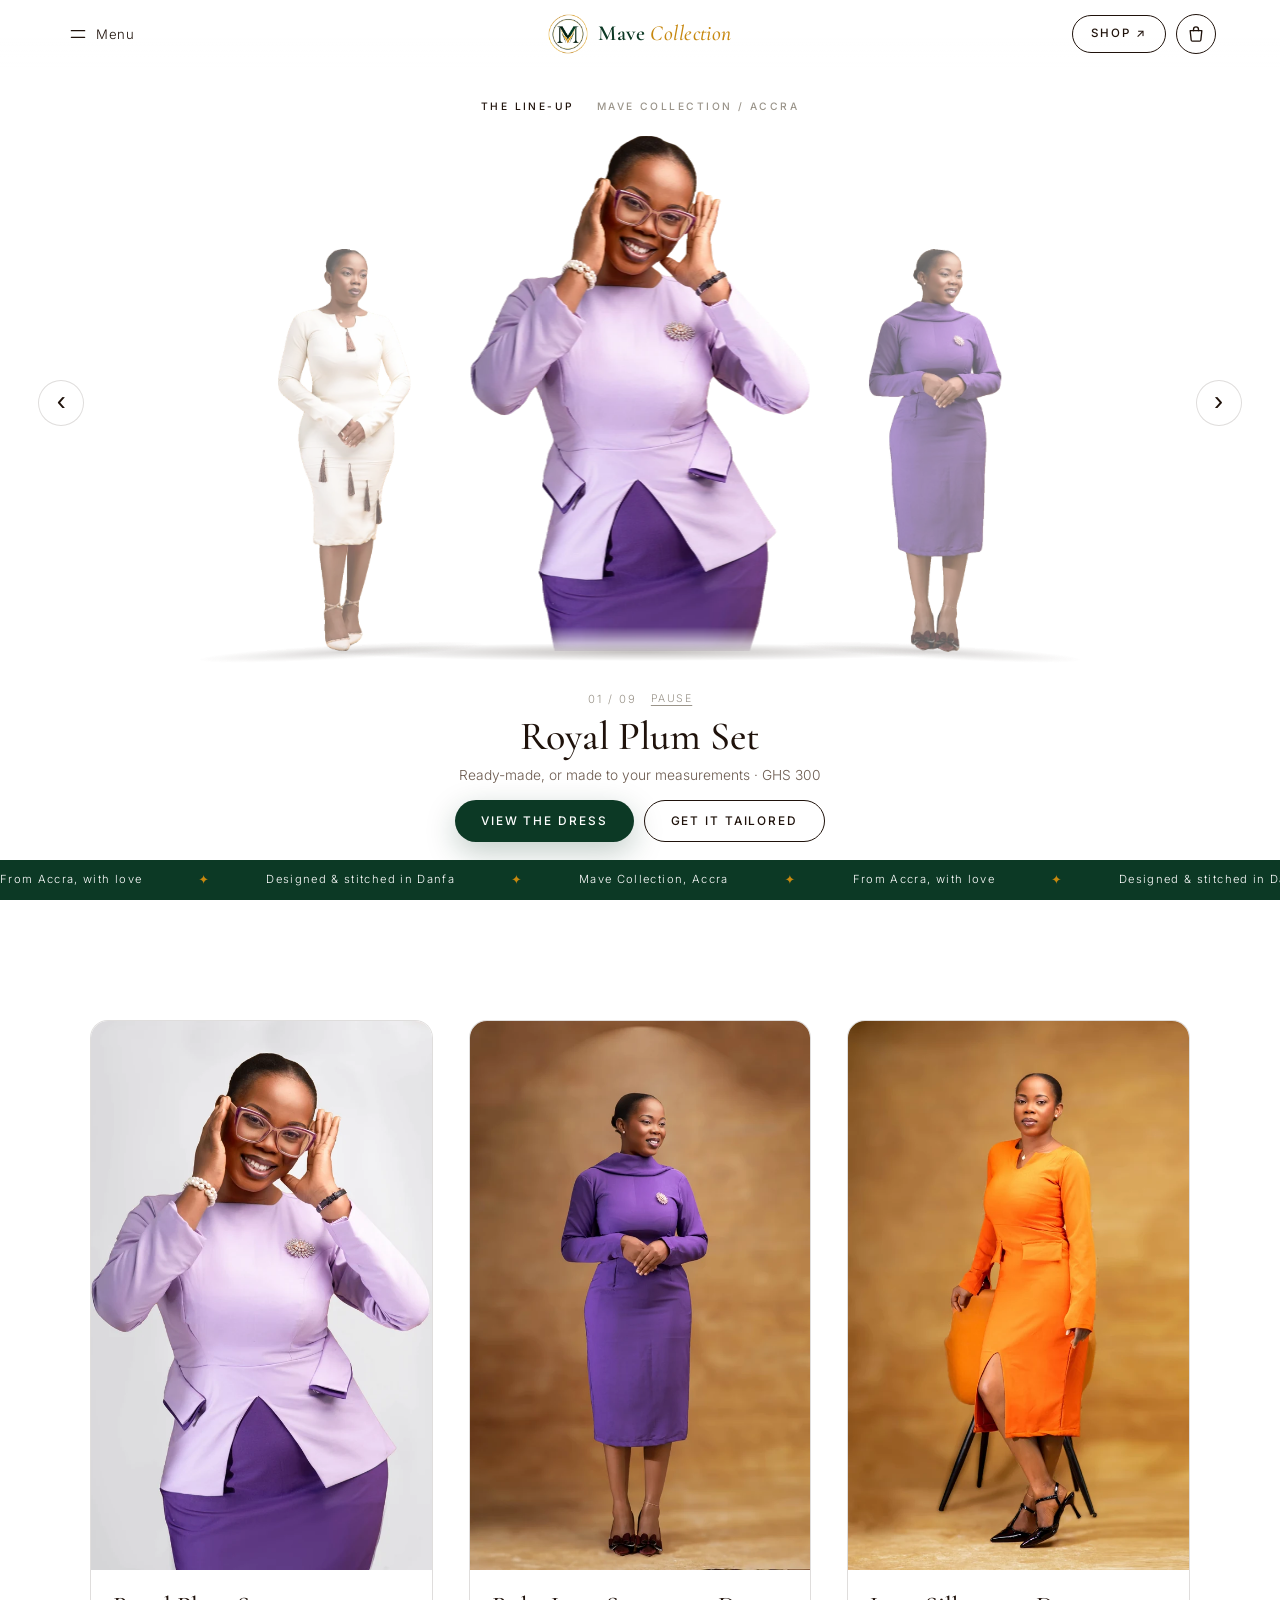
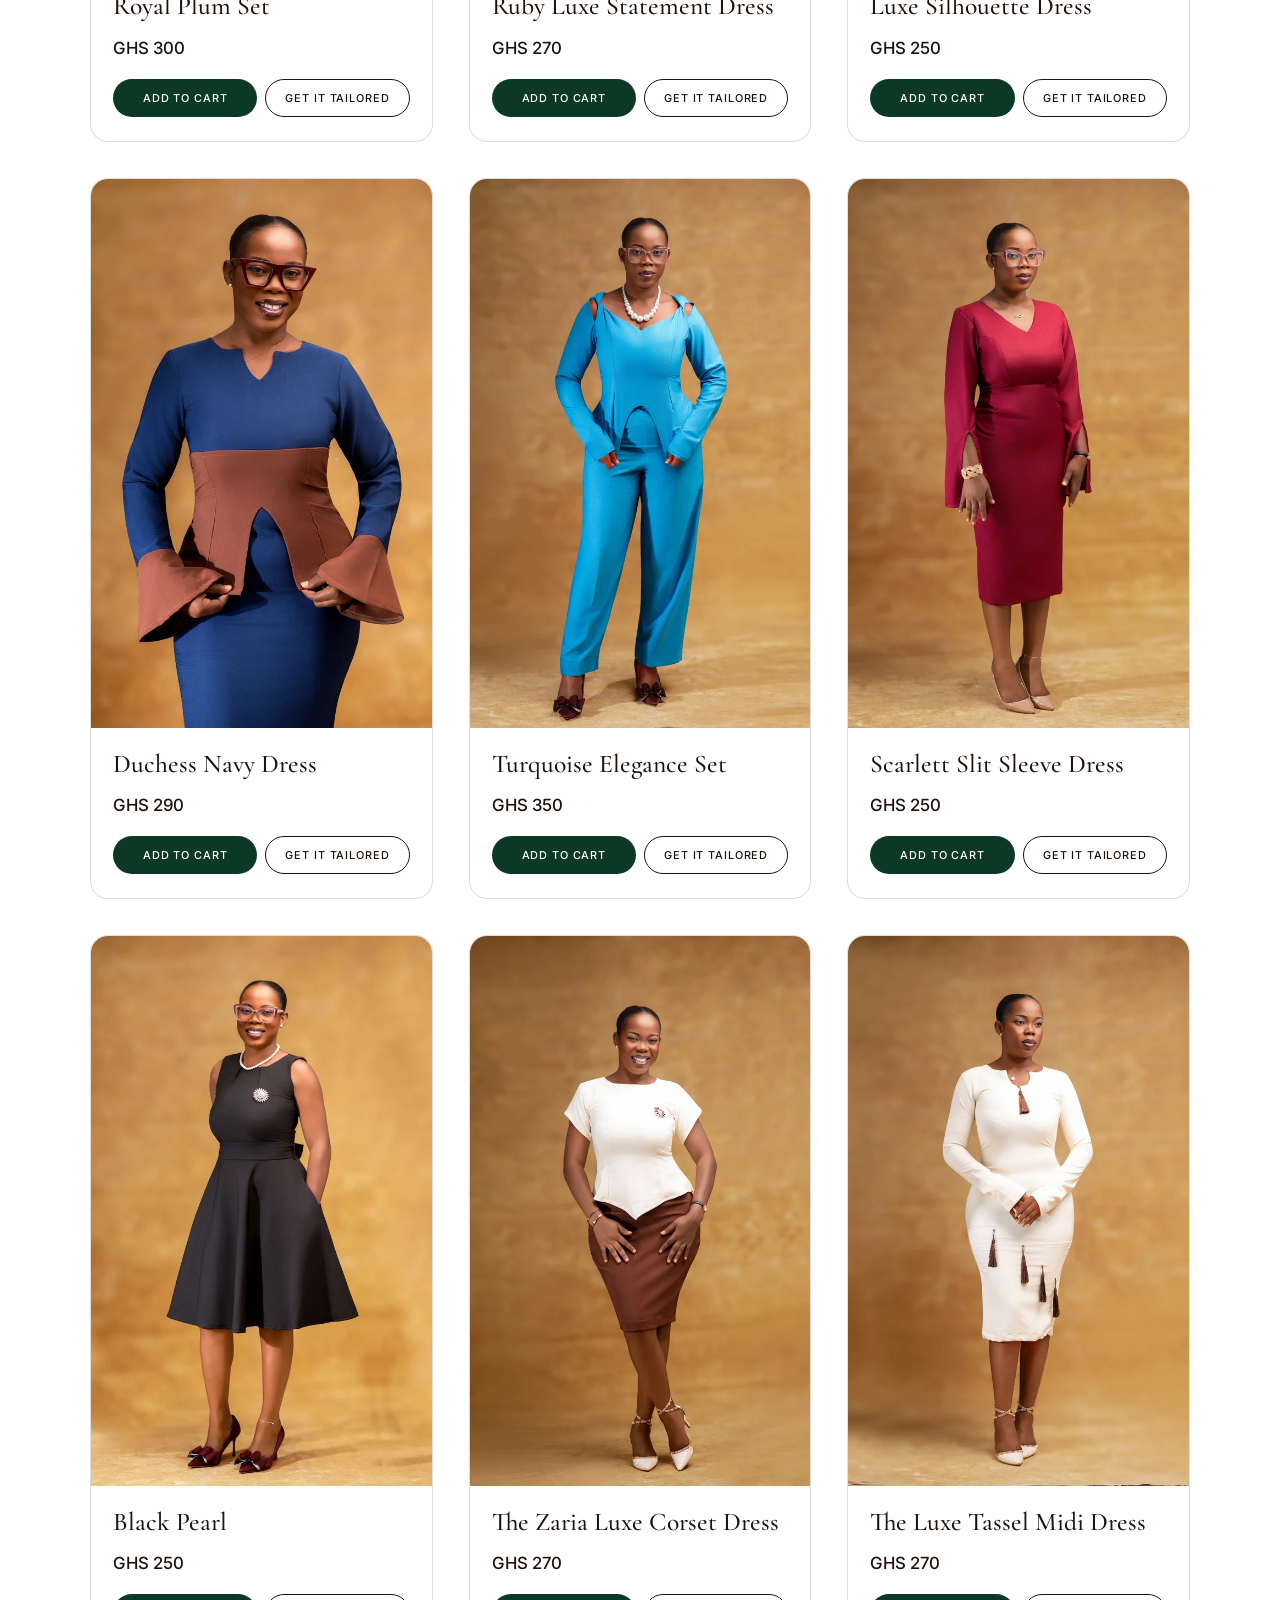
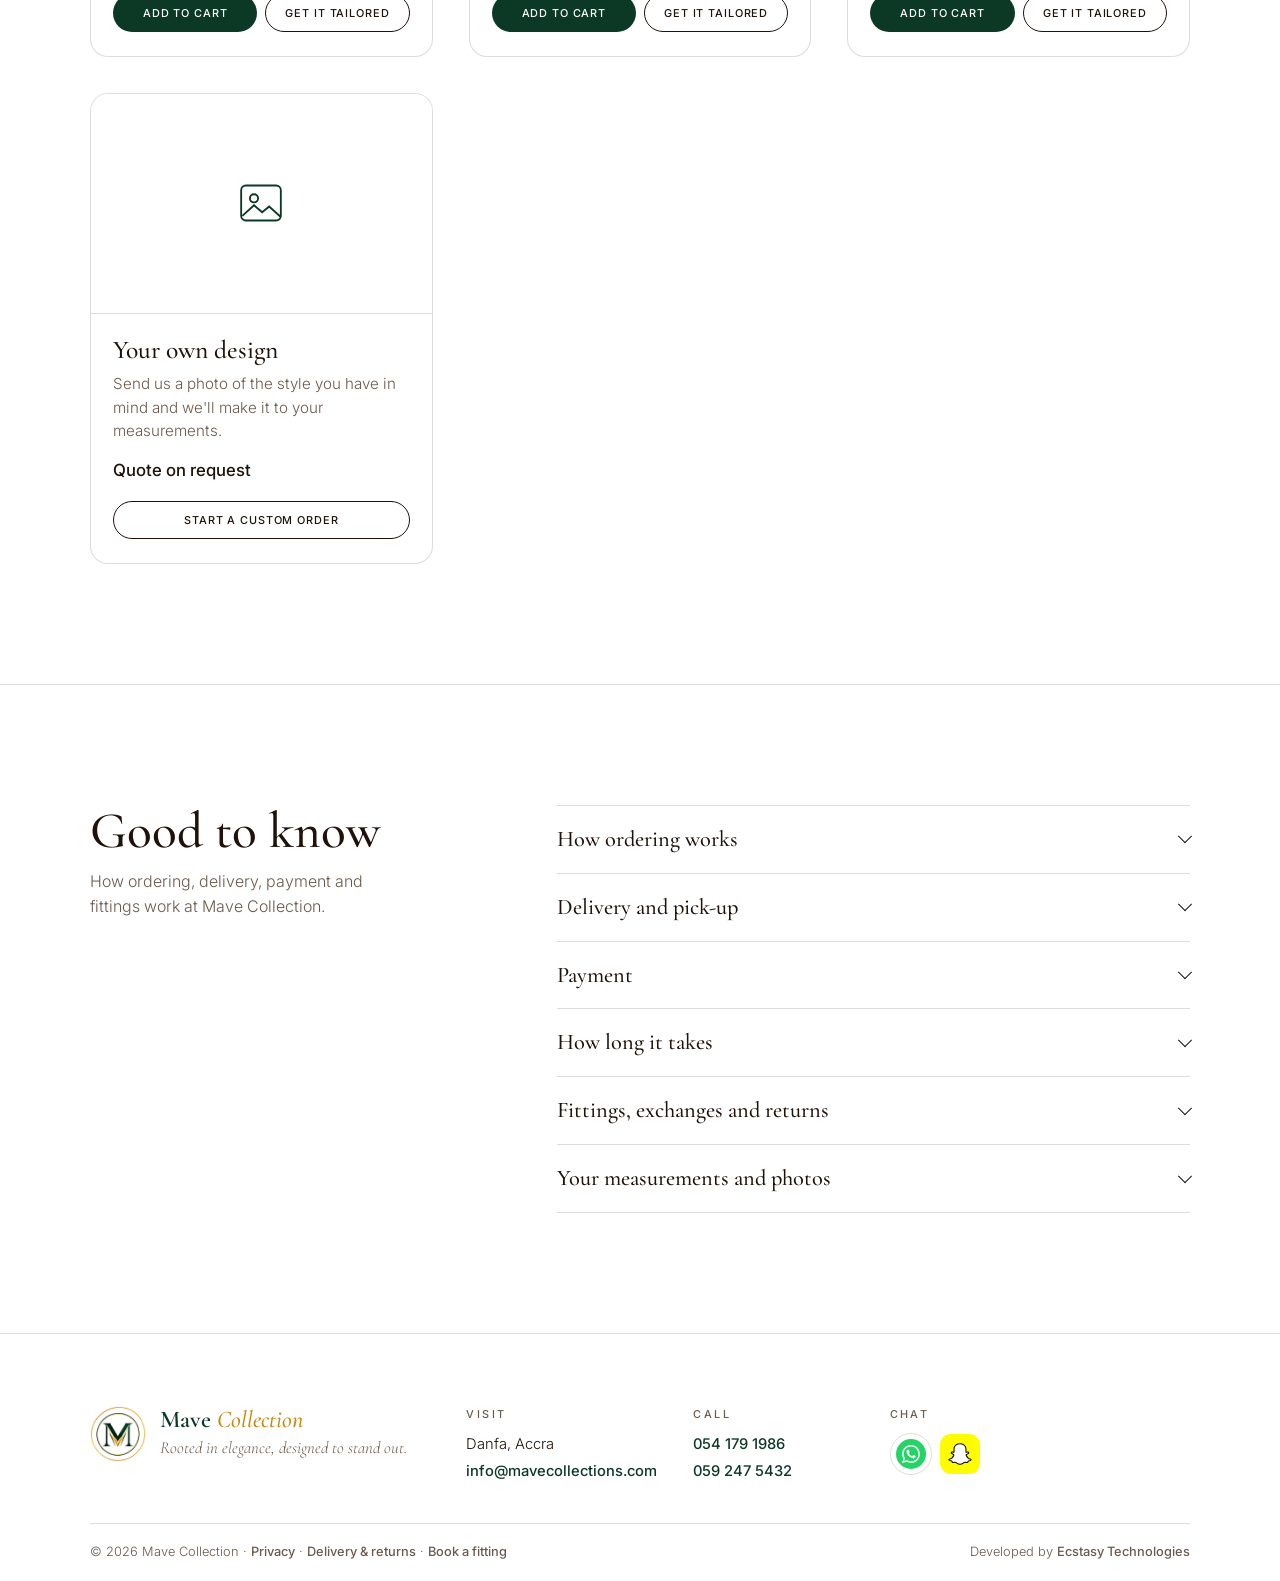
<file: index.html>
<!doctype html>
<html lang="en">
<head>
  <meta charset="utf-8">
  <meta name="viewport" content="width=device-width, initial-scale=1, viewport-fit=cover">
  <title>Mave Collection</title>
  <meta name="description" content="Mave Collection, Accra. Rooted in elegance, designed to stand out. Ready-made and made-to-measure gowns.">
  <meta name="theme-color" content="#ffffff">
  <link rel="icon" href="assets/brand/icon-64.png" type="image/png">
  <link rel="apple-touch-icon" href="assets/brand/icon-180.png">
  <link rel="canonical" href="https://www.mavecollections.com/">
  <!-- link previews (WhatsApp, TikTok, Snapchat, Facebook, X): image URLs must be absolute -->
  <meta property="og:type" content="website">
  <meta property="og:site_name" content="Mave Collection">
  <meta property="og:url" content="https://www.mavecollections.com/">
  <meta property="og:title" content="Mave Collection">
  <meta property="og:description" content="Rooted in elegance, designed to stand out. Ready-made and made-to-measure gowns, Accra.">
  <meta property="og:image" content="https://www.mavecollections.com/assets/share-logo.jpg">
  <meta property="og:image:type" content="image/jpeg">
  <meta property="og:image:width" content="1200">
  <meta property="og:image:height" content="630">
  <meta property="og:image:alt" content="The Mave Collection logo: a green and gold M in a gold ring">
  <meta name="twitter:card" content="summary_large_image">
  <meta name="twitter:title" content="Mave Collection">
  <meta name="twitter:description" content="Rooted in elegance, designed to stand out.">
  <meta name="twitter:image" content="https://www.mavecollections.com/assets/share-logo.jpg">
  <link rel="preconnect" href="https://fonts.googleapis.com">
  <link rel="preconnect" href="https://fonts.gstatic.com" crossorigin>
  <link href="https://fonts.googleapis.com/css2?family=Cormorant+Garamond:ital,wght@0,400;0,500;0,600;1,400&family=Inter:wght@300;400;500&display=swap" rel="stylesheet">
  <link rel="stylesheet" href="css/style.css">
  <link rel="stylesheet" href="css/shop.css">
  <link rel="stylesheet" href="css/pdp.css">
  <link rel="stylesheet" href="css/rail.css">
</head>
<body>

  <header class="topbar">
    <div class="topbar__start">
      <button class="menu-btn" id="menuBtn" type="button" aria-expanded="false" aria-controls="menuPanel">
        <svg viewBox="0 0 24 24" width="20" height="20" fill="none" stroke="currentColor" stroke-width="1.5" stroke-linecap="round" aria-hidden="true"><path d="M4 8h16M4 16h16"/></svg>
        <span>Menu</span>
      </button>
    </div>
    <a class="brand" href="#top" aria-label="Mave Collection, home"><img src="assets/brand/mave-logo.png" alt="" width="40" height="40"><span class="brand__name">Mave <span>Collection</span></span></a>
    <div class="topbar__actions">
      <a class="topbar__cta" href="#shop">Shop <span aria-hidden="true">&#8599;</span></a>
      <button class="topbar__cart" id="cartBtn" type="button" aria-label="Open cart">
        <svg viewBox="0 0 24 24" width="20" height="20" fill="none" stroke="currentColor" stroke-width="1.6" stroke-linecap="round" stroke-linejoin="round" aria-hidden="true"><path d="M5 8h14l-1.2 11.2a1.5 1.5 0 0 1-1.5 1.3H7.7a1.5 1.5 0 0 1-1.5-1.3L5 8z"/><path d="M9 8V6.5a3 3 0 0 1 6 0V8"/></svg>
        <span class="topbar__count" id="cartCount" hidden>0</span>
      </button>
    </div>
    <nav class="menu-panel" id="menuPanel" aria-label="Menu" hidden>
      <a href="#shop">Shop</a>
      <a href="#info">Delivery &amp; returns</a>
      <a href="#" data-book-fit>Book a fitting</a>
      <a href="#" data-order="custom">Your own design</a>
      <a href="#contact">Contact</a>
    </nav>
  </header>

  <main id="top">

    <!-- The hero: one model shown in full, the next ones peeking in on either side. -->
    <section class="rail" id="hero" aria-label="Mave Collection, the line-up">
      <div class="rail__stage">
        <p class="rail__eyebrow"><span>The line-up</span><span>Mave Collection / Accra</span></p>

        <div class="carousel" id="carousel" role="group" aria-roledescription="carousel" aria-label="Dresses">
          <ul class="carousel__track" id="railItems"></ul>
          <button class="carousel__nav carousel__nav--prev" id="railPrev" type="button" aria-label="Previous dress">&#8249;</button>
          <button class="carousel__nav carousel__nav--next" id="railNext" type="button" aria-label="Next dress">&#8250;</button>
        </div>

        <div class="rail__caption" aria-live="polite">
          <p class="rail__count"><span id="railCount"></span><button class="rail__play" id="railPlay" type="button" aria-pressed="false">Pause</button></p>
          <h1 class="rail__name" id="railName"></h1>
          <p class="rail__meta" id="railMeta"></p>
          <div class="rail__acts">
            <button class="btn" type="button" id="railView">View the dress</button>
            <button class="btn btn--ghost" type="button" id="railTailor">Get it tailored</button>
          </div>
        </div>

        <div class="marquee" aria-hidden="true"><div class="marquee__row">
          <span>From Accra, with love</span><b>&#10022;</b><span>Designed &amp; stitched in Danfa</span><b>&#10022;</b><span>Mave Collection, Accra</span><b>&#10022;</b>
          <span>From Accra, with love</span><b>&#10022;</b><span>Designed &amp; stitched in Danfa</span><b>&#10022;</b><span>Mave Collection, Accra</span><b>&#10022;</b>
          <span>From Accra, with love</span><b>&#10022;</b><span>Designed &amp; stitched in Danfa</span><b>&#10022;</b><span>Mave Collection, Accra</span><b>&#10022;</b>
          <span>From Accra, with love</span><b>&#10022;</b><span>Designed &amp; stitched in Danfa</span><b>&#10022;</b><span>Mave Collection, Accra</span><b>&#10022;</b>
        </div></div>
      </div>
    </section>

    <section class="shop" id="shop" aria-labelledby="shop-title">
      <h2 id="shop-title" class="sr-only">Shop</h2>
      <div class="shop__grid" id="shopGrid" aria-live="polite"></div>
    </section>

    <section class="info" id="info" aria-labelledby="info-title">
      <div class="info__inner">
        <div class="info__head">
          <h2 id="info-title">Good to know</h2>
          <p>How ordering, delivery, payment and fittings work at Mave Collection.</p>
        </div>
        <div class="info__list">
          <details>
            <summary>How ordering works</summary>
            <div class="info__body">
              <p><b>Ready-made dresses:</b> choose a size, add the dress to your cart and check out with your name, phone number and delivery address.</p>
              <p><b>Made to measure and custom designs:</b> send us your measurements and, if you like, photos of the style you have in mind.</p>
              <p>For every order we call or message you on WhatsApp to confirm the details, the price and the timing before anything is made or sent.</p>
            </div>
          </details>
          <details>
            <summary>Delivery and pick-up</summary>
            <div class="info__body">
              <p>You can collect your dress from us in <b>Danfa, Accra</b>, or we can deliver it:</p>
              <ul>
                <li>within Accra and Tema,</li>
                <li>by courier to other parts of Ghana, and</li>
                <li>internationally, quoted for each order.</li>
              </ul>
              <p>The delivery fee depends on where you are. We tell you the amount when we confirm your order.</p>
            </div>
          </details>
          <details>
            <summary>Payment</summary>
            <div class="info__body">
              <p><b>Ready-made dresses</b> are paid for in full.</p>
              <p><b>Made-to-measure and custom dresses</b> start with a deposit, and the balance is paid before your dress is delivered or collected.</p>
              <p>We confirm the amounts and how to pay when we contact you, so you never pay anything before we have spoken.</p>
            </div>
          </details>
          <details>
            <summary>How long it takes</summary>
            <div class="info__body">
              <p>Ready-made dresses are prepared once your order is confirmed. Made-to-measure timing depends on the dress and how much detail it has, so we confirm the time with you when we call, before you pay a deposit.</p>
            </div>
          </details>
          <details>
            <summary>Fittings, exchanges and returns</summary>
            <div class="info__body">
              <p>Made-to-measure and custom dresses are made for one person, so they cannot be returned. If the fit is not right, we adjust it for you free of charge.</p>
              <p>Ready-made dresses can be exchanged if they have not been worn.</p>
              <p>Message us on WhatsApp as soon as you have tried your dress and we will arrange it.</p>
              <p>Want it checked while it is being made? <a href="#" data-book-fit>Book a fitting at our Danfa studio</a>. You will need your order reference.</p>
            </div>
          </details>
          <details>
            <summary>Your measurements and photos</summary>
            <div class="info__body">
              <p>We use your measurements and style photos only to make your dress. They are kept in a private database that only our team can open. You can ask us to delete them at any time. Read our <a href="privacy.html">Privacy Notice</a>.</p>
            </div>
          </details>
        </div>
      </div>
    </section>

  </main>

  <footer class="footer" id="contact">
    <div class="footer__inner">
      <div class="footer__brand">
        <img src="assets/brand/mave-logo.png" alt="" width="56" height="56">
        <div>
          <p class="footer__name">Mave <span>Collection</span></p>
          <p class="footer__tag">Rooted in elegance, designed to stand out.</p>
        </div>
      </div>

      <div class="footer__col">
        <h3>Visit</h3>
        <p id="footAddress">Danfa, Accra</p>
        <p><a id="footEmail" href="mailto:info@mavecollections.com">info@mavecollections.com</a></p>
      </div>

      <div class="footer__col">
        <h3>Call</h3>
        <div id="footCalls">
          <p><a href="tel:+233541791986">054 179 1986</a></p>
          <p><a href="tel:+233592475432">059 247 5432</a></p>
        </div>
      </div>

      <div class="footer__col">
        <h3>Chat</h3>
        <div class="footer__chat">
          <a class="wa" id="footWa" href="https://wa.me/233541791986" target="_blank" rel="noopener" aria-label="WhatsApp 054 179 1986"><i class="wa__logo"><svg viewBox="0 0 24 24" width="18" height="18" fill="#fff" aria-hidden="true"><path d="M17.472 14.382c-.297-.149-1.758-.867-2.03-.967-.273-.099-.471-.148-.67.15-.197.297-.767.966-.94 1.164-.173.199-.347.223-.644.075-.297-.15-1.255-.463-2.39-1.475-.883-.788-1.48-1.761-1.653-2.059-.173-.297-.018-.458.13-.606.134-.133.298-.347.446-.52.149-.174.198-.298.298-.497.099-.198.05-.371-.025-.52-.075-.149-.669-1.612-.916-2.207-.242-.579-.487-.5-.669-.51-.173-.008-.371-.01-.57-.01-.198 0-.52.074-.792.372-.272.297-1.04 1.016-1.04 2.479 0 1.462 1.065 2.875 1.213 3.074.149.198 2.096 3.2 5.077 4.487.709.306 1.262.489 1.694.625.712.227 1.36.195 1.871.118.571-.085 1.758-.719 2.006-1.413.248-.694.248-1.289.173-1.413-.074-.124-.272-.198-.57-.347m-5.421 7.403h-.004a9.87 9.87 0 01-5.031-1.378l-.361-.214-3.741.982.998-3.648-.235-.374a9.86 9.86 0 01-1.51-5.26c.001-5.45 4.436-9.884 9.888-9.884 2.64 0 5.122 1.03 6.988 2.898a9.825 9.825 0 012.893 6.994c-.003 5.45-4.437 9.884-9.885 9.884m8.413-18.297A11.815 11.815 0 0012.05 0C5.495 0 .16 5.335.157 11.892c0 2.096.547 4.142 1.588 5.945L.057 24l6.305-1.654a11.882 11.882 0 005.683 1.448h.005c6.554 0 11.89-5.335 11.893-11.893a11.821 11.821 0 00-3.48-8.413Z"/></svg></i></a>
          <a class="snap" href="https://www.snapchat.com/add/hornam2022" target="_blank" rel="noopener" aria-label="Mave Collection on Snapchat" title="Snapchat">
            <svg viewBox="-1 -1 26 26" width="26" height="26" aria-hidden="true"><path d="M12.206.793c.99 0 4.347.276 5.93 3.821.529 1.193.403 3.219.299 4.847l-.003.06c-.012.18-.022.345-.03.51.075.045.203.09.401.09.3-.016.659-.12 1.033-.301.165-.088.344-.104.464-.104.182 0 .359.029.509.09.45.149.734.479.734.838.015.449-.39.839-1.213 1.168-.089.029-.209.075-.344.119-.45.135-1.139.36-1.333.81-.09.224-.061.524.12.868l.015.015c.06.136 1.526 3.475 4.791 4.014.255.044.435.27.42.509 0 .075-.015.149-.045.225-.24.569-1.273.988-3.146 1.271-.059.091-.12.375-.164.57-.029.179-.074.36-.134.553-.076.271-.27.405-.555.405h-.03c-.135 0-.313-.031-.538-.074-.36-.075-.765-.135-1.273-.135-.3 0-.599.015-.913.074-.6.104-1.123.464-1.723.884-.853.599-1.826 1.288-3.294 1.288-.06 0-.119-.015-.18-.015h-.149c-1.468 0-2.427-.675-3.279-1.288-.599-.42-1.107-.779-1.707-.884-.314-.045-.629-.074-.928-.074-.54 0-.958.089-1.272.149-.211.043-.391.074-.54.074-.374 0-.523-.224-.583-.42-.061-.192-.09-.389-.135-.567-.046-.181-.105-.494-.166-.57-1.918-.222-2.95-.642-3.189-1.226-.031-.063-.052-.15-.055-.225-.015-.243.165-.465.42-.509 3.264-.54 4.73-3.879 4.791-4.02l.016-.029c.18-.345.224-.645.119-.869-.195-.434-.884-.658-1.332-.809-.121-.029-.24-.074-.346-.119-1.107-.435-1.257-.93-1.197-1.273.09-.479.674-.793 1.168-.793.146 0 .27.029.383.074.42.194.789.3 1.104.3.234 0 .384-.06.465-.105l-.046-.569c-.098-1.626-.225-3.651.307-4.837C7.392 1.077 10.739.807 11.727.807l.419-.015h.06z" fill="#fff" stroke="#000" stroke-width="1.1" stroke-linejoin="round"/></svg>
          </a>
        </div>
      </div>
    </div>

    <div class="footer__bottom">
      <p>&copy; <span id="year">2026</span> Mave Collection &middot; <a href="privacy.html">Privacy</a> &middot; <a href="#info">Delivery &amp; returns</a> &middot; <a href="#" data-book-fit>Book a fitting</a></p>
      <p>Developed by <a href="https://www.ecstasytechnologies.com" target="_blank" rel="noopener">Ecstasy Technologies</a></p>
    </div>
  </footer>

  <dialog class="order" id="orderDialog" aria-labelledby="orderTitle">
    <form class="order__form" id="orderForm" novalidate>
      <header class="order__top">
        <div>
          <p class="eyebrow" id="orderEyebrow"></p>
          <h3 id="orderTitle">Order</h3>
        </div>
        <button type="button" class="order__close" id="orderClose" aria-label="Close">&times;</button>
      </header>
      <ol class="order__steps" id="orderSteps" aria-hidden="true"></ol>

      <div class="order__body" id="orderBody">
        <section data-step="0">
          <p class="saved" id="savedNote0" hidden></p>
          <h4>Your details</h4>
          <label class="field">Full name
            <input name="name" autocomplete="name" required>
          </label>
          <label class="field">Phone / WhatsApp
            <input name="phone" type="tel" inputmode="tel" autocomplete="tel" required>
          </label>
          <label class="field">Email <span class="opt">(optional, for order updates)</span>
            <input name="email" type="email" inputmode="email" autocomplete="email" maxlength="120">
          </label>
          <label class="field">Delivery address
            <input name="address" autocomplete="street-address" required>
          </label>
          <label class="field">Needed by <span class="opt">(optional)</span>
            <input name="needBy" type="date">
          </label>
        </section>

        <section data-step="1" hidden>
          <div class="order__row">
            <h4>Measurements</h4>
            <span class="unitnote">Inches</span>
          </div>
          <p class="saved" id="savedNote1" hidden></p>
          <div class="mguide" id="mGuide" aria-live="polite"></div>
          <div class="measure" id="measureFields"></div>
          <p class="warn" id="measureWarn" role="status"></p>
        </section>

        <section data-step="2" hidden>
          <h4>Style</h4>
          <label class="field">Notes <span class="opt" id="styleOpt">(optional)</span>
            <textarea name="notes" rows="2" placeholder="Colour, fabric, changes"></textarea>
          </label>
          <div class="field">
            <span id="refLabel">Photos</span>
            <label class="drop" for="refInput">
              <input id="refInput" type="file" accept="image/*" multiple>
              <strong>Add photos</strong>
              <span>Up to 5</span>
            </label>
            <ul class="thumbs" id="thumbs"></ul>
            <small id="refError" class="err" role="alert"></small>
          </div>
        </section>

        <section data-step="3" hidden>
          <h4>Review</h4>
          <div id="review" class="review"></div>
          <label class="consent"><input type="checkbox" id="consent"><span>I agree to the <a href="privacy.html" target="_blank" rel="noopener">Privacy Notice</a> and that Mave Collection may use my details, measurements and photos to make and deliver my order, and message me about it by SMS or email.</span></label>
          <small class="err" id="consentError" role="alert"></small>
          <label class="consent consent--soft"><input type="checkbox" id="remember" checked><span>Remember my details and measurements on this device, so next time I only change what is different.</span></label>
        </section>

        <section data-step="done" hidden>
          <div class="done">
            <div class="done__tick" aria-hidden="true">&#10003;</div>
            <h4>Order received</h4>
            <p class="done__ref">Reference <strong id="doneRef"></strong></p>
            <p id="doneMsg"></p>
            <p class="devnote" id="devNote" hidden></p>
            <p class="done__fit"><button type="button" class="link-btn" id="doneFit">Book a fitting at our studio</button></p>
            <button type="button" class="btn" id="doneClose">Back to the shop</button>
          </div>
        </section>
      </div>

      <div class="captcha" id="orderCaptcha"></div>
      <footer class="order__nav" id="orderNav">
        <button type="button" class="btn btn--ghost" id="orderBack">Back</button>
        <p class="err" id="orderError" role="alert"></p>
        <button type="button" class="btn" id="orderNext">Next</button>
      </footer>
    </form>
  </dialog>

  <dialog class="cart" id="cartDialog" aria-labelledby="cartTitle">
    <header class="cart__top">
      <h3 id="cartTitle">Cart</h3>
      <button type="button" class="order__close" id="cartClose" aria-label="Close">&times;</button>
    </header>
    <div class="cart__body" id="cartBody"></div>
    <footer class="cart__foot" id="cartFoot"></footer>
  </dialog>

  <dialog class="pdp" id="pdp" aria-labelledby="pdpName">
    <button type="button" class="pdp__close" data-pdp-close aria-label="Close">&times;</button>
    <div class="pdp__scroll">
      <div class="pdp__grid">
        <div class="pdp__gallery">
          <div class="pdp__thumbs" id="pdpThumbs"></div>
          <div class="pdp__main" id="pdpMain">
            <img id="pdpImg" alt="" draggable="false">
            <span class="pdp__hint" id="pdpHint">Drag to turn</span>
          </div>
        </div>
        <div class="pdp__info">
          <span class="pill">Handmade in Accra</span>
          <h2 id="pdpName"></h2>
          <p class="pdp__price" id="pdpPrice"></p>
          <div class="pdp__sizes" id="pdpSizeBlock">
            <p class="pdp__label">Size <span class="opt">(UK)</span>: <strong id="pdpSizeLabel">choose</strong></p>
            <div class="chips" id="pdpSizes" role="group" aria-label="Size"></div>
            <p class="pdp__stock" id="pdpStock" hidden></p>
          </div>
          <div class="pdp__actions">
            <button type="button" class="btn" id="pdpAdd">Add to cart</button>
            <button type="button" class="btn btn--ghost" id="pdpTailor" data-order="">Get it tailored</button>
          </div>
          <p class="err" id="pdpError" role="alert"></p>
          <p class="pdp__more"><a href="#info" id="pdpInfo">Delivery, payment &amp; returns</a></p>
        </div>
      </div>
    </div>
  </dialog>

  <dialog class="order fit" id="fitDialog" aria-labelledby="fitTitle">
    <form class="order__form" id="fitForm" novalidate>
      <header class="order__top">
        <div>
          <p class="eyebrow">Danfa studio</p>
          <h3 id="fitTitle">Book a fitting</h3>
        </div>
        <button type="button" class="order__close" id="fitClose" aria-label="Close">&times;</button>
      </header>

      <div class="order__body" id="fitBody">
        <section data-fit="find">
          <p class="hint">Use the reference we gave you when you ordered.</p>
          <label class="field">Order reference
            <input name="reference" autocomplete="off" autocapitalize="characters" spellcheck="false" placeholder="MAVE-XXXXXXX">
          </label>
          <label class="field">Phone number
            <input name="phone" type="tel" inputmode="tel" autocomplete="tel" placeholder="The number you ordered with">
          </label>
        </section>

        <section data-fit="pick" hidden>
          <p class="fit__for" id="fitFor"></p>
          <h4>Pick a day</h4>
          <div class="fit__days" id="fitDays"></div>
          <h4 class="fit__h">Pick a time</h4>
          <div class="fit__times" id="fitTimes"></div>
          <p class="hint" id="fitHint"></p>
        </section>

        <section data-fit="done" hidden>
          <div class="done">
            <div class="done__tick" aria-hidden="true">&#10003;</div>
            <h4 id="fitDoneTitle">Fitting booked</h4>
            <p class="fit__when" id="fitWhen"></p>
            <p>Mave Collection studio, Danfa, Accra. It takes about an hour. We'll message you to confirm.</p>
            <p><a class="fit__ics" id="fitIcs" download="mave-fitting.ics">Add to my calendar</a></p>
            <button type="button" class="btn" id="fitDoneClose">Back to the shop</button>
          </div>
        </section>
      </div>

      <div class="captcha" id="fitCaptcha"></div>
      <footer class="order__nav" id="fitNav">
        <button type="button" class="btn btn--ghost" id="fitBack">Back</button>
        <p class="err" id="fitError" role="alert"></p>
        <button type="button" class="btn" id="fitNext">Continue</button>
      </footer>
    </form>
  </dialog>

  <script src="js/products.js"></script>
  <script src="js/boot.js"></script>
</body>
</html>
</file>
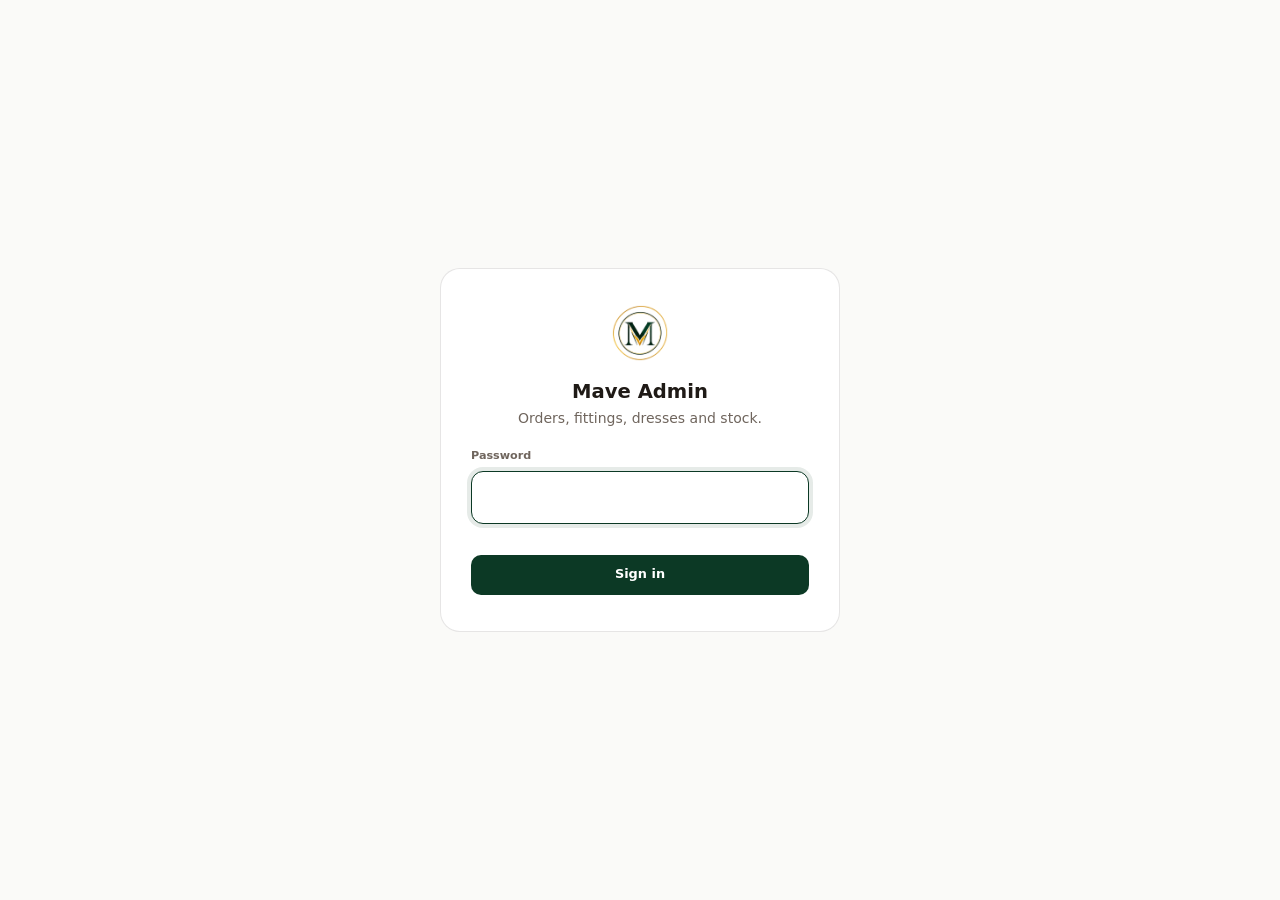
<file: admin.html>
<!doctype html>
<html lang="en">
<head>
  <meta charset="utf-8">
  <meta name="viewport" content="width=device-width, initial-scale=1, viewport-fit=cover">
  <title>Mave Admin</title>
  <meta name="robots" content="noindex, nofollow">
  <meta http-equiv="Content-Security-Policy" content="default-src 'self'; script-src 'self'; style-src 'self' https://fonts.googleapis.com; font-src https://fonts.gstatic.com; img-src 'self' https://*.supabase.co data: blob:; connect-src 'self' https://*.supabase.co; base-uri 'none'; form-action 'none'; frame-ancestors 'none'">
  <meta name="referrer" content="no-referrer">
  <link rel="icon" href="assets/brand/icon-64.png" type="image/png">
  <link rel="preconnect" href="https://fonts.googleapis.com">
  <link rel="preconnect" href="https://fonts.gstatic.com" crossorigin>
  <link href="https://fonts.googleapis.com/css2?family=Cormorant+Garamond:ital,wght@0,400;0,500;0,600;1,400&family=Inter:wght@300;400;500;600&display=swap" rel="stylesheet">
  <link rel="stylesheet" href="css/admin.css">
</head>
<body>
  <!-- sign in -->
  <main class="login" id="login">
    <form class="login__card" id="loginForm" novalidate>
      <img src="assets/brand/mave-logo.png" alt="" width="56" height="56">
      <h1>Mave Admin</h1>
      <p>Orders, fittings, dresses and stock.</p>
      <label for="pw">Password</label>
      <input type="password" id="pw" autocomplete="current-password" autofocus>
      <p class="err" id="loginErr" role="alert"></p>
      <button class="btn btn--block" id="loginBtn">Sign in</button>
    </form>
  </main>

  <!-- the dashboard -->
  <div class="app" id="app" hidden>
    <aside class="side">
      <div class="side__brand"><img src="assets/brand/mave-logo.png" alt="" width="36" height="36"><span>Mave <i>Admin</i></span></div>
      <nav class="nav" id="nav" aria-label="Sections">
        <button data-tab="orders" aria-current="page"><svg viewBox="0 0 24 24" aria-hidden="true"><path d="M6 7h12l-1 12H7L6 7z"/><path d="M9 7V6a3 3 0 0 1 6 0v1"/></svg><span>Orders</span><em id="nb-orders" hidden></em></button>
        <button data-tab="fittings"><svg viewBox="0 0 24 24" aria-hidden="true"><rect x="4" y="5" width="16" height="15" rx="2"/><path d="M4 10h16M9 3v4M15 3v4"/></svg><span>Fittings</span><em id="nb-fittings" hidden></em></button>
        <button data-tab="dresses"><svg viewBox="0 0 24 24" aria-hidden="true"><path d="M9 3l3 3 3-3 3 5-3 2v11H9V10L6 8l3-5z"/></svg><span>Dresses</span></button>
        <button data-tab="stock"><svg viewBox="0 0 24 24" aria-hidden="true"><path d="M4 8l8-4 8 4-8 4-8-4z"/><path d="M4 8v8l8 4 8-4V8M12 12v8"/></svg><span>Stock</span><em id="nb-stock" hidden></em></button>
        <button data-tab="text"><svg viewBox="0 0 24 24" aria-hidden="true"><path d="M5 6h14M12 6v13M9 19h6"/></svg><span>Text</span></button>
      </nav>
      <div class="side__foot">
        <button class="link" id="refresh">Refresh</button>
        <button class="link" id="signout">Sign out</button>
        <a class="link" href="index.html" target="_blank" rel="noopener">View the website &#8599;</a>
      </div>
    </aside>

    <div class="main">
      <header class="top">
        <h1 id="pageTitle">Orders</h1>
        <div class="top__end">
          <button class="icon-btn" id="refresh2" aria-label="Refresh"><svg viewBox="0 0 24 24" aria-hidden="true"><path d="M20 12a8 8 0 1 1-2.4-5.7M20 4v5h-5"/></svg></button>
          <button class="icon-btn" id="signout2" aria-label="Sign out"><svg viewBox="0 0 24 24" aria-hidden="true"><path d="M10 5H6a1 1 0 0 0-1 1v12a1 1 0 0 0 1 1h4M15 8l4 4-4 4M19 12H9"/></svg></button>
        </div>
      </header>

      <main class="wrap">
        <!-- orders -->
        <section id="tab-orders" class="orders">
          <div class="orders__list">
            <div class="stats" id="stats"></div>
            <div class="searchrow"><input class="search" id="search" type="search" placeholder="Search name, phone or reference" autocomplete="off"></div>
            <div class="chips" id="chips"></div>
            <div class="olist" id="orderList"></div>
          </div>
          <div class="orders__detail" id="orderDetail"></div>
        </section>

        <!-- fittings -->
        <section id="tab-fittings" hidden>
          <details class="card closer" id="closures"></details>
          <div id="fittingList"></div>
        </section>

        <!-- dresses -->
        <section id="tab-dresses" hidden>
          <div class="bar">
            <p class="note">Your dresses.</p>
            <button class="btn" id="addDress">+ Add a dress</button>
          </div>
          <div class="dgrid" id="dressList"></div>
        </section>

        <!-- stock -->
        <section id="tab-stock" hidden>
          <p class="note">Tap + or − to change how many you have. It saves by itself. 0 shows as sold out.</p>
          <div class="sgrid" id="stockList"></div>
        </section>

        <!-- site text -->
        <section id="tab-text" hidden>
          <p class="note">The words on the website. Use **two stars** for bold.</p>
          <div id="textBlocks"></div>
        </section>
      </main>
    </div>

    <dialog class="modal" id="dressDialog" aria-labelledby="dressTitle"><form id="dressForm" novalidate></form></dialog>
    <div class="toast" id="toast" role="status" aria-live="polite"></div>
  </div>

  <script src="js/products.js"></script>
  <script src="js/admin.js"></script>
</body>
</html>
</file>
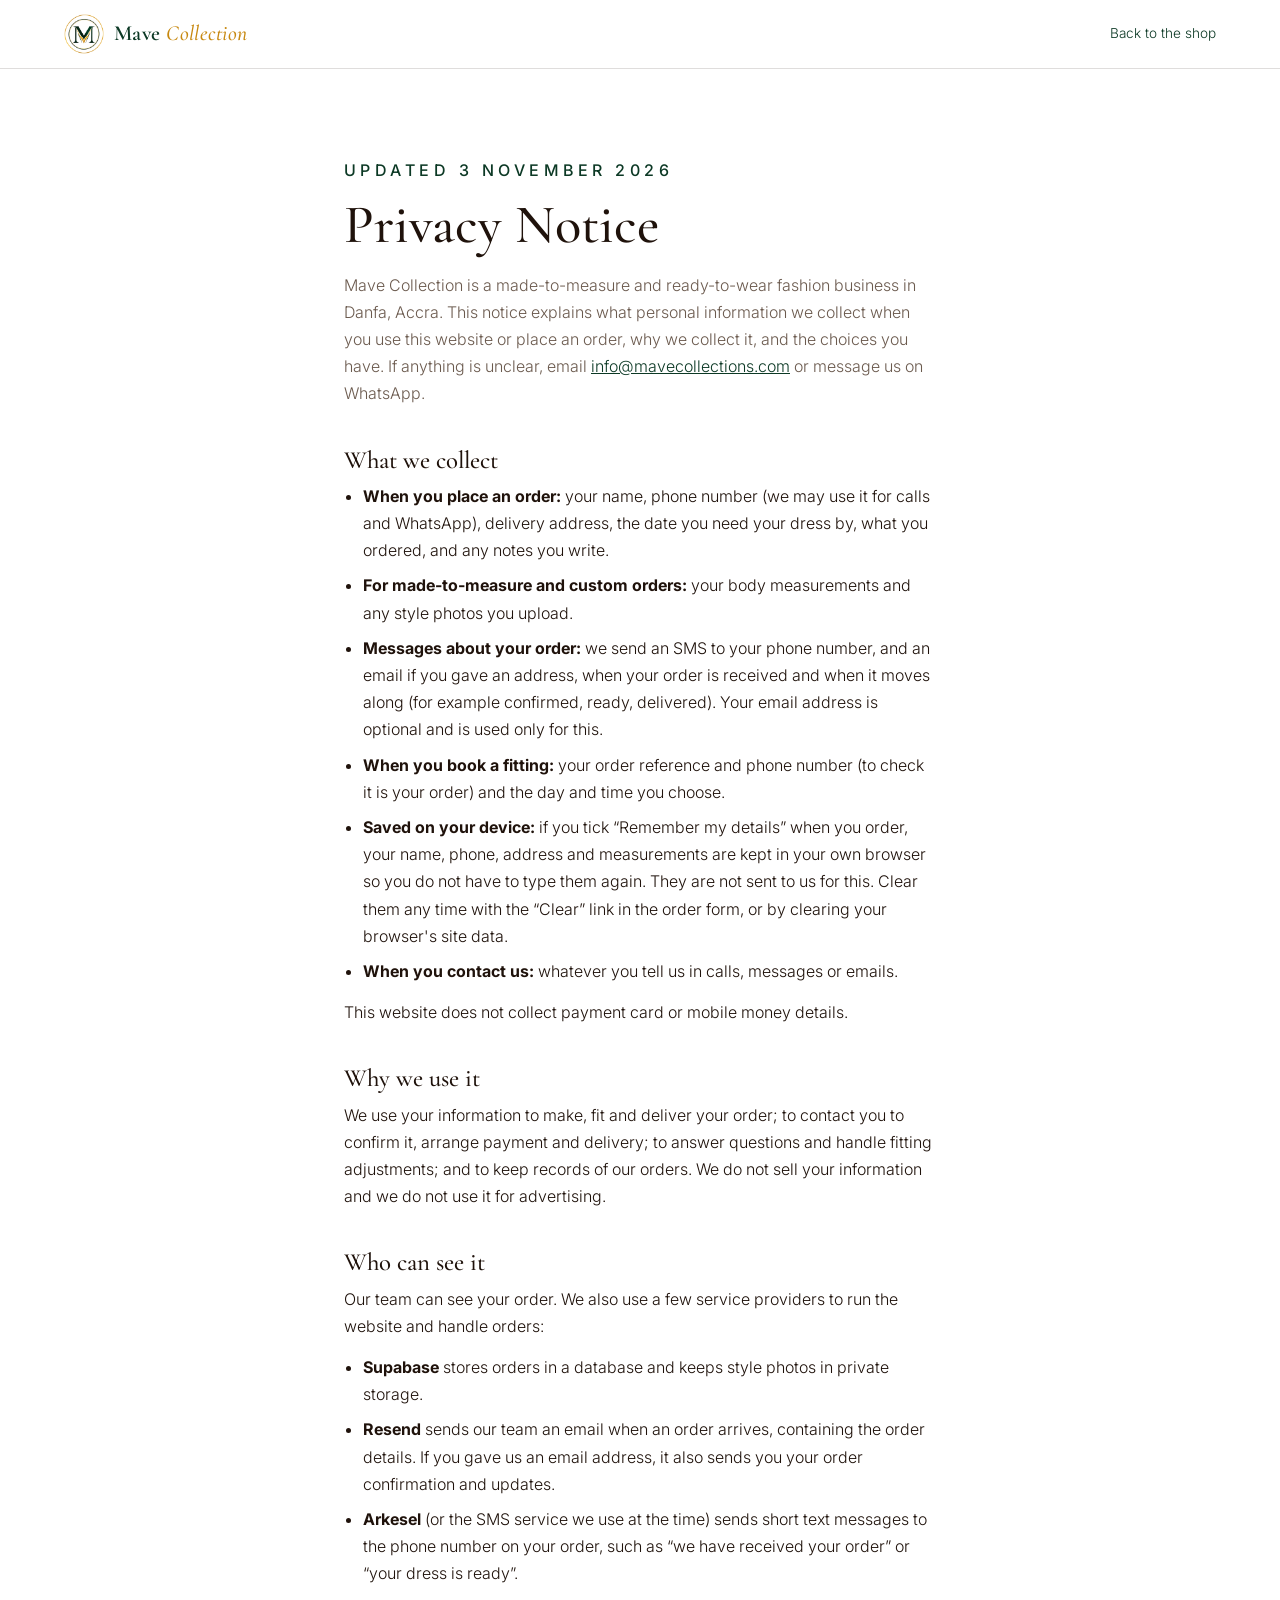
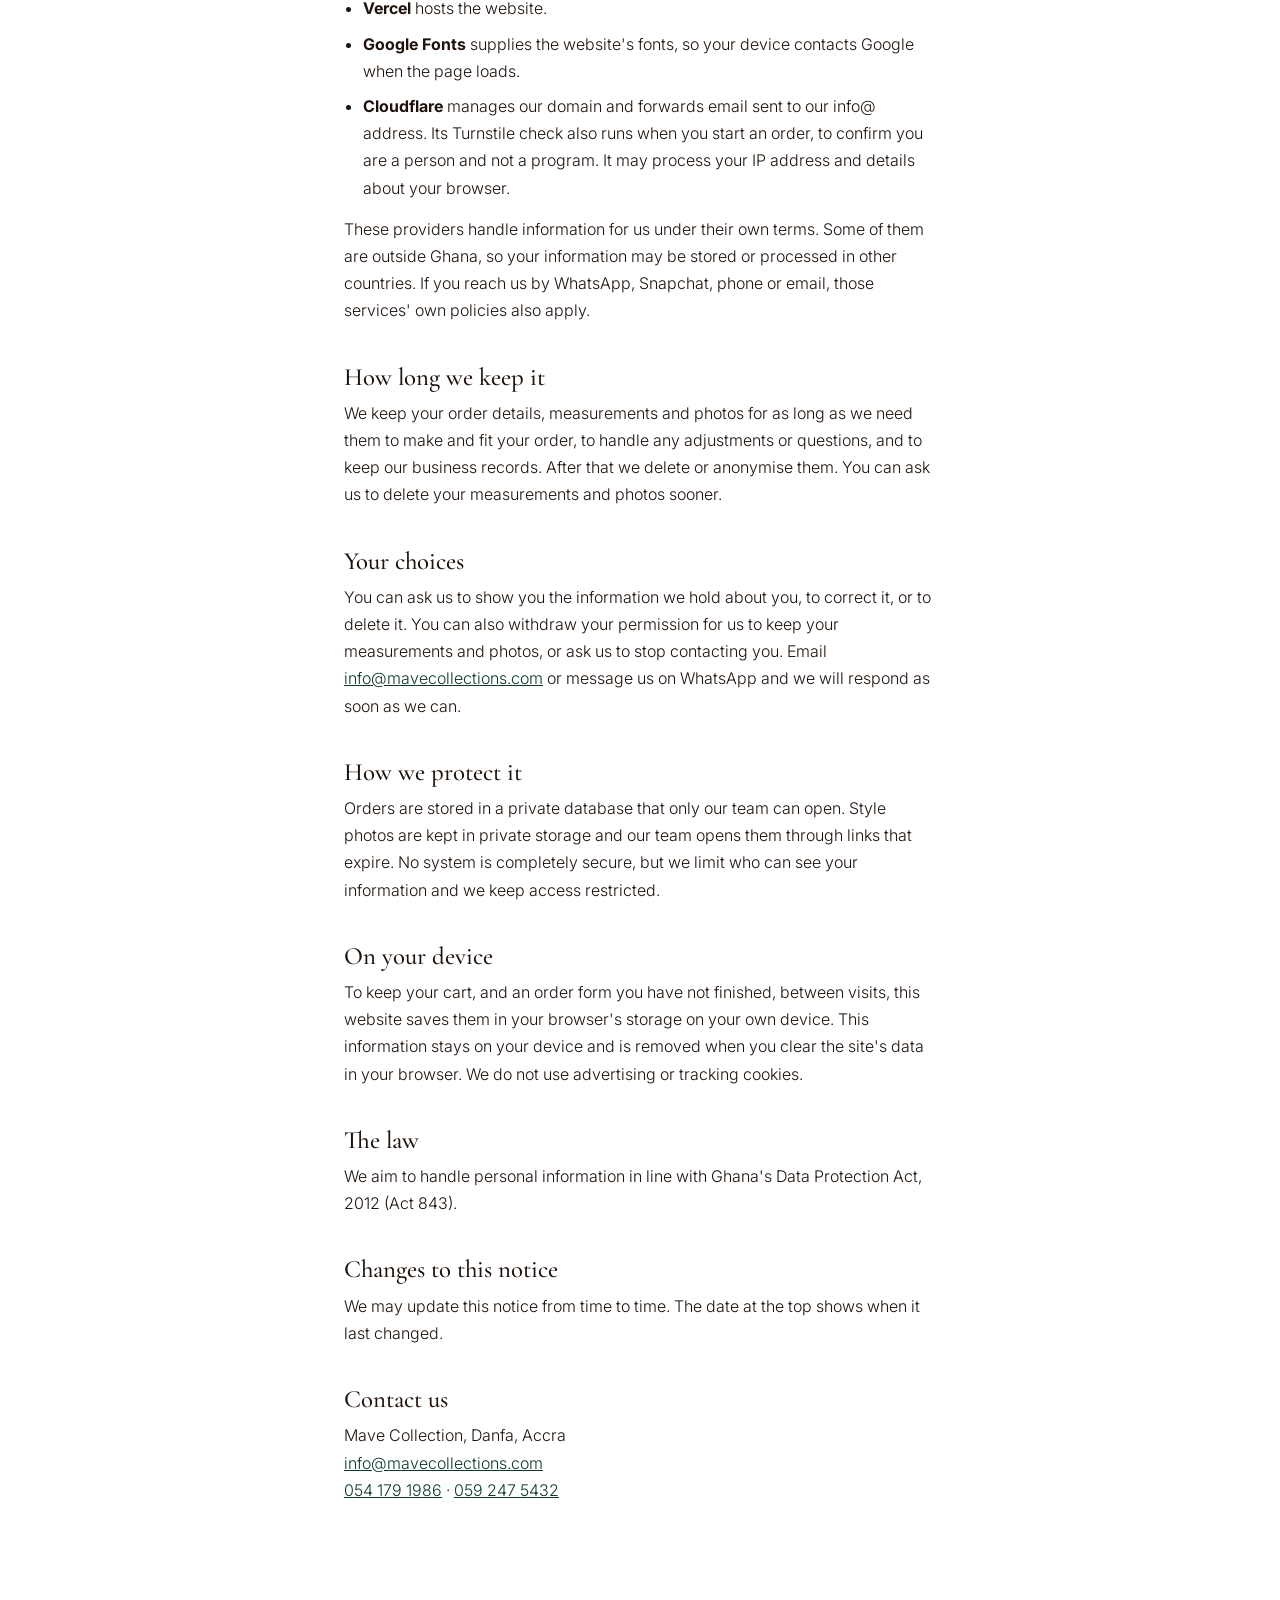
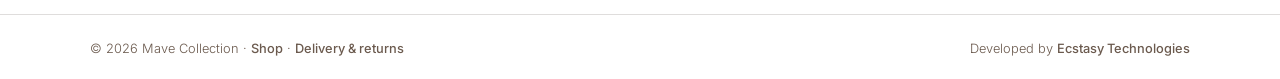
<file: privacy.html>
<!doctype html>
<html lang="en">
<head>
  <meta charset="utf-8">
  <meta name="viewport" content="width=device-width, initial-scale=1, viewport-fit=cover">
  <title>Privacy Notice · Mave Collection</title>
  <meta name="description" content="How Mave Collection collects, uses and protects your personal information, including your measurements and photos.">
  <meta name="theme-color" content="#ffffff">
  <link rel="icon" href="assets/brand/icon-64.png" type="image/png">
  <link rel="apple-touch-icon" href="assets/brand/icon-180.png">
  <link rel="canonical" href="https://www.mavecollections.com/privacy.html">
  <link rel="preconnect" href="https://fonts.googleapis.com">
  <link rel="preconnect" href="https://fonts.gstatic.com" crossorigin>
  <link href="https://fonts.googleapis.com/css2?family=Cormorant+Garamond:ital,wght@0,400;0,500;0,600;1,400&family=Inter:wght@300;400;500&display=swap" rel="stylesheet">
  <link rel="stylesheet" href="css/style.css">
  <link rel="stylesheet" href="css/shop.css">
  <link rel="stylesheet" href="css/legal.css">
</head>
<body>
  <header class="legal__bar">
    <a class="brand" href="./" aria-label="Mave Collection, home"><img src="assets/brand/mave-logo.png" alt="" width="40" height="40"><span class="brand__name">Mave <span>Collection</span></span></a>
    <a class="legal__back" href="./">Back to the shop</a>
  </header>

  <main class="legal">
    <p class="eyebrow">Updated 3 November 2026</p>
    <h1>Privacy Notice</h1>
    <p class="legal__lede">Mave Collection is a made-to-measure and ready-to-wear fashion business in Danfa, Accra. This notice explains what personal information we collect when you use this website or place an order, why we collect it, and the choices you have. If anything is unclear, email <a href="mailto:info@mavecollections.com">info@mavecollections.com</a> or message us on WhatsApp.</p>

    <h2>What we collect</h2>
    <ul>
      <li><b>When you place an order:</b> your name, phone number (we may use it for calls and WhatsApp), delivery address, the date you need your dress by, what you ordered, and any notes you write.</li>
      <li><b>For made-to-measure and custom orders:</b> your body measurements and any style photos you upload.</li>
      <li><b>Messages about your order:</b> we send an SMS to your phone number, and an email if you gave an address, when your order is received and when it moves along (for example confirmed, ready, delivered). Your email address is optional and is used only for this.</li>
      <li><b>When you book a fitting:</b> your order reference and phone number (to check it is your order) and the day and time you choose.</li>
      <li><b>Saved on your device:</b> if you tick &ldquo;Remember my details&rdquo; when you order, your name, phone, address and measurements are kept in your own browser so you do not have to type them again. They are not sent to us for this. Clear them any time with the &ldquo;Clear&rdquo; link in the order form, or by clearing your browser's site data.</li>
      <li><b>When you contact us:</b> whatever you tell us in calls, messages or emails.</li>
    </ul>
    <p>This website does not collect payment card or mobile money details.</p>

    <h2>Why we use it</h2>
    <p>We use your information to make, fit and deliver your order; to contact you to confirm it, arrange payment and delivery; to answer questions and handle fitting adjustments; and to keep records of our orders. We do not sell your information and we do not use it for advertising.</p>

    <h2>Who can see it</h2>
    <p>Our team can see your order. We also use a few service providers to run the website and handle orders:</p>
    <ul>
      <li><b>Supabase</b> stores orders in a database and keeps style photos in private storage.</li>
      <li><b>Resend</b> sends our team an email when an order arrives, containing the order details. If you gave us an email address, it also sends you your order confirmation and updates.</li>
      <li><b>Arkesel</b> (or the SMS service we use at the time) sends short text messages to the phone number on your order, such as &ldquo;we have received your order&rdquo; or &ldquo;your dress is ready&rdquo;.</li>
      <li><b>Vercel</b> hosts the website.</li>
      <li><b>Google Fonts</b> supplies the website's fonts, so your device contacts Google when the page loads.</li>
      <li><b>Cloudflare</b> manages our domain and forwards email sent to our info@ address. Its Turnstile check also runs when you start an order, to confirm you are a person and not a program. It may process your IP address and details about your browser.</li>
    </ul>
    <p>These providers handle information for us under their own terms. Some of them are outside Ghana, so your information may be stored or processed in other countries. If you reach us by WhatsApp, Snapchat, phone or email, those services' own policies also apply.</p>

    <h2>How long we keep it</h2>
    <p>We keep your order details, measurements and photos for as long as we need them to make and fit your order, to handle any adjustments or questions, and to keep our business records. After that we delete or anonymise them. You can ask us to delete your measurements and photos sooner.</p>

    <h2>Your choices</h2>
    <p>You can ask us to show you the information we hold about you, to correct it, or to delete it. You can also withdraw your permission for us to keep your measurements and photos, or ask us to stop contacting you. Email <a href="mailto:info@mavecollections.com">info@mavecollections.com</a> or message us on WhatsApp and we will respond as soon as we can.</p>

    <h2>How we protect it</h2>
    <p>Orders are stored in a private database that only our team can open. Style photos are kept in private storage and our team opens them through links that expire. No system is completely secure, but we limit who can see your information and we keep access restricted.</p>

    <h2>On your device</h2>
    <p>To keep your cart, and an order form you have not finished, between visits, this website saves them in your browser's storage on your own device. This information stays on your device and is removed when you clear the site's data in your browser. We do not use advertising or tracking cookies.</p>

    <h2>The law</h2>
    <p>We aim to handle personal information in line with Ghana's Data Protection Act, 2012 (Act 843).</p>

    <h2>Changes to this notice</h2>
    <p>We may update this notice from time to time. The date at the top shows when it last changed.</p>

    <h2>Contact us</h2>
    <p>Mave Collection, Danfa, Accra<br>
      <a href="mailto:info@mavecollections.com">info@mavecollections.com</a><br>
      <a href="tel:+233541791986">054 179 1986</a> &middot; <a href="tel:+233592475432">059 247 5432</a></p>
  </main>

  <footer class="footer footer--slim">
    <div class="footer__bottom">
      <p>&copy; <span id="year">2026</span> Mave Collection &middot; <a href="./">Shop</a> &middot; <a href="./#info">Delivery &amp; returns</a></p>
      <p>Developed by <a href="https://www.ecstasytechnologies.com" target="_blank" rel="noopener">Ecstasy Technologies</a></p>
    </div>
  </footer>
  <script>document.getElementById('year').textContent = new Date().getFullYear();</script>
</body>
</html>
</file>
<file: css/style.css>
:root {
  --paper: #ffffff;
  --ink: #1f120b;
  --muted: #6b5a4e;
  --ember: #0c3925;       /* primary accent: text and small details (Mave green) */
  --glow: #0c3925;        /* primary accent: buttons */
  --glow-dark: #08301e;   /* primary accent: button hover */
  --gold: #c7880f;        /* secondary accent, used sparingly: logo, "Collection", the hero's italic word */
  --line: rgba(31, 18, 11, 0.14);
  --serif: "Cormorant Garamond", Georgia, serif;
  --sans: "Inter", system-ui, -apple-system, "Segoe UI", sans-serif;
  --gutter: clamp(20px, 5vw, 64px);
}

*, *::before, *::after { box-sizing: border-box; }
html { scroll-behavior: smooth; -webkit-text-size-adjust: 100%; }
body {
  margin: 0; background: var(--paper); color: var(--ink);
  font-family: var(--sans); font-weight: 300; line-height: 1.55;
  -webkit-font-smoothing: antialiased;
}
a { color: inherit; }
:focus-visible { outline: 2px solid var(--ember); outline-offset: 3px; border-radius: 4px; }

/* ---------- top bar ---------- */
.topbar {
  position: fixed; inset: 0 0 auto 0; z-index: 20;
  display: flex; justify-content: space-between; align-items: center;
  padding: max(14px, env(safe-area-inset-top)) var(--gutter) 14px;
  background: linear-gradient(to bottom, #fff 55%, rgba(255, 255, 255, 0));
  pointer-events: none;
}
.topbar > * { pointer-events: auto; }
.brand { display: inline-flex; align-items: center; gap: 10px; font-family: var(--serif); font-weight: 600; font-size: 1.35rem; letter-spacing: 0.02em; text-decoration: none; color: var(--ember); }
.brand img { width: 40px; height: 40px; display: block; }
.brand__name span { font-weight: 500; font-style: italic; color: var(--gold); }
.topbar__actions { display: flex; align-items: center; gap: 10px; }
.topbar__cta {
  font-size: 0.72rem; font-weight: 500; letter-spacing: 0.18em; text-transform: uppercase; text-decoration: none;
  padding: 9px 18px; border: 1px solid var(--ink); border-radius: 999px;
  transition: background 0.25s, color 0.25s;
}
.topbar__cta:hover { background: var(--ink); color: #fff; }

.eyebrow { margin: 0 0 14px; font-size: 0.7rem; font-weight: 500; letter-spacing: 0.28em; text-transform: uppercase; color: var(--ember); }
h1, h2 { font-family: var(--serif); font-weight: 500; line-height: 1.02; margin: 0; }
h1 { font-size: clamp(2.8rem, 8.5vw, 6.2rem); }
h1 em { font-style: italic; color: var(--gold); }
h2 em { font-style: italic; color: var(--ember); }
.lede { color: var(--muted); max-width: 30ch; margin: 18px 0 0; font-size: 1rem; }


.btn {
  display: inline-block; padding: 16px 34px; border-radius: 999px; text-decoration: none;
  background: var(--glow); color: #fff; font-weight: 500; font-size: 0.82rem;
  letter-spacing: 0.16em; text-transform: uppercase;
  box-shadow: 0 10px 30px rgba(12, 57, 37, 0.25);
  transition: transform 0.2s, background 0.2s;
}
.btn:hover { transform: translateY(-2px); background: var(--glow-dark); }
.link { display: inline-block; margin-left: 22px; font-size: 0.85rem; color: var(--muted); text-decoration: none; }

@media (prefers-reduced-motion: reduce) {
  html { scroll-behavior: auto; }
}

/* slightly smaller type on large screens and phones */
h1 { font-size: clamp(2.5rem, 7vw, 5.4rem); }
@media (max-width: 600px) {
  body { font-size: 0.95rem; }
  h1 { font-size: clamp(2.2rem, 10vw, 2.7rem); }
  .brand { font-size: 1.2rem; }
  .brand img { width: 34px; height: 34px; }
  .eyebrow { font-size: 0.64rem; letter-spacing: 0.24em; }
  .lede { font-size: 0.92rem; }
  .btn { padding: 14px 28px; font-size: 0.74rem; letter-spacing: 0.14em; }
  .topbar__cta { font-size: 0.66rem; padding: 8px 15px; }
  .link { font-size: 0.8rem; }
}
</file>
<file: css/shop.css>
[hidden] { display: none !important; }

/* ---------- shop ---------- */
.sr-only { position: absolute; width: 1px; height: 1px; margin: -1px; padding: 0; overflow: hidden; clip: rect(0 0 0 0); white-space: nowrap; border: 0; }
.shop { background: #fff; padding: clamp(72px, 10vw, 120px) var(--gutter); }
.shop__grid {
  max-width: 1100px; margin: 0 auto;
  display: grid; gap: clamp(20px, 3vw, 36px);
  grid-template-columns: repeat(auto-fill, minmax(min(100%, 280px), 1fr));
}
.card { background: #fff; border-radius: 18px; overflow: hidden; display: flex; flex-direction: column; border: 1px solid var(--line); }
.card__media { position: relative; aspect-ratio: 496 / 800; background: #fff; touch-action: pan-y; cursor: pointer; }
.card__media img { width: 100%; height: 100%; object-fit: contain; display: block; user-select: none; -webkit-user-drag: none; }
.card__turn {
  position: absolute; left: 50%; bottom: 14px; transform: translateX(-50%);
  font-size: 0.65rem; letter-spacing: 0.22em; text-transform: uppercase; color: var(--muted);
  background: rgba(255, 255, 255, 0.85); padding: 6px 12px; border-radius: 999px; pointer-events: none;
}
.card__media--custom { display: grid; place-items: center; aspect-ratio: auto; min-height: 220px; flex: 1; background: #fff; border-bottom: 1px solid var(--line); color: var(--ember); cursor: default; }
.card__body { padding: 22px 22px 24px; display: flex; flex-direction: column; gap: 8px; }
.card__body h3 { font-family: var(--serif); font-weight: 500; font-size: 1.6rem; line-height: 1.1; margin: 0; }
.card__body p { margin: 0; color: var(--muted); font-size: 0.95rem; }
.card__meta { display: flex; gap: 14px; align-items: baseline; flex-wrap: wrap; color: var(--ink) !important; margin: 6px 0 10px !important; }
.card__meta strong { font-weight: 500; font-size: 1.05rem; }
.card__meta span { color: var(--muted); font-size: 0.85rem; }
.card__actions { display: grid; grid-template-columns: 1fr 1fr; gap: 8px; }
.card .btn { border: 0; cursor: pointer; font-family: inherit; padding: 11px 8px; font-size: 0.68rem; letter-spacing: 0.08em; white-space: nowrap; text-align: center; box-shadow: none; }
.card__name { all: unset; cursor: pointer; }
.card__name:focus-visible { outline: 2px solid var(--ember); outline-offset: 3px; }
.btn--ghost { background: transparent !important; color: var(--ink) !important; border: 1px solid var(--ink) !important; box-shadow: none !important; }
.btn--ghost:hover { background: var(--ink) !important; color: #fff !important; }
.btn:disabled { opacity: 0.6; cursor: progress; }
button.btn { font-family: inherit; cursor: pointer; border: 0; }

.footer { border-top: 1px solid var(--line); padding: clamp(48px, 7vw, 72px) var(--gutter) calc(20px + env(safe-area-inset-bottom)); color: var(--ink); font-size: 0.92rem; }
.footer p { margin: 0; }
.footer__inner { max-width: 1100px; margin: 0 auto; display: grid; gap: 32px; grid-template-columns: 1fr; }
.footer__brand { display: flex; align-items: center; gap: 14px; }
.footer__brand img { width: 56px; height: 56px; flex: none; }
.footer__name { font-family: var(--serif); font-weight: 600; font-size: 1.5rem; line-height: 1.1; color: var(--ember); }
.footer__name span { font-style: italic; font-weight: 500; color: var(--gold); }
.footer__tag { font-family: var(--serif); font-style: italic; font-size: 1.05rem; color: var(--muted); margin-top: 2px !important; }
.footer__col h3 { margin: 0 0 10px; font-family: var(--sans); font-size: 0.68rem; font-weight: 500; letter-spacing: 0.22em; text-transform: uppercase; color: var(--muted); }
.footer__col p + p { margin-top: 4px; }
.footer__col a { color: var(--ember); font-weight: 500; text-decoration: none; }
.footer__col a:hover { text-decoration: underline; }
.footer__chat { display: flex; flex-wrap: wrap; align-items: center; gap: 8px; }

/* official brand logos and colours (Simple Icons, CC0) */
.footer__chat .wa { display: inline-flex; align-items: center; gap: 8px; padding: 5px; border-radius: 999px; border: 1px solid var(--line); color: var(--ink); font-size: 0.86rem; text-decoration: none; transition: border-color 0.2s; }
.footer__chat .wa:hover { border-color: #25d366; text-decoration: none; }
.wa__logo { display: grid; place-items: center; width: 30px; height: 30px; border-radius: 50%; background: #25d366; font-style: normal; flex: none; }
.wa__logo svg { display: block; }
.footer__chat .snap { display: grid; place-items: center; width: 40px; height: 40px; border-radius: 11px; background: #fffc00; transition: transform 0.2s; }
.footer__chat .snap svg { width: 24px; height: 24px; }
.footer__chat .snap:hover { transform: translateY(-2px); }

.footer__bottom { max-width: 1100px; margin: 40px auto 0; padding-top: 18px; border-top: 1px solid var(--line); display: flex; flex-wrap: wrap; justify-content: space-between; gap: 8px; color: var(--muted); font-size: 0.8rem; }
.footer__bottom a { color: var(--ink); font-weight: 500; text-decoration: none; }
.footer__bottom a:hover { color: var(--ember); }

@media (min-width: 820px) {
  .footer__inner { grid-template-columns: 1.7fr 0.7fr 0.8fr 1.5fr; align-items: start; gap: 36px; }
}

/* ---------- order dialog ---------- */
body:has(dialog[open]) { overflow: hidden; }
.order {
  border: 0; padding: 0; background: #fff; color: var(--ink);
  width: min(640px, 100%); max-height: min(92dvh, 900px); border-radius: 20px;
  box-shadow: 0 40px 120px rgba(31, 18, 11, 0.4);
}
.order::backdrop { background: rgba(31, 18, 11, 0.55); backdrop-filter: blur(3px); }
.order[open] { display: flex; flex-direction: column; overflow: hidden; }
.order__form { display: flex; flex-direction: column; flex: 1; min-height: 0; }
.order__top { display: flex; justify-content: space-between; align-items: flex-start; gap: 16px; padding: 22px 24px 8px; }
.order__top h3 { padding-top: 2px; }
.order__top h3 { font-family: var(--serif); font-weight: 500; font-size: 1.8rem; line-height: 1.1; margin: 0; }
.order__top .eyebrow { margin-bottom: 6px; }
.order__close { border: 0; background: none; font-size: 2rem; line-height: 1; cursor: pointer; color: var(--muted); padding: 0 4px; }
.order__steps { list-style: none; margin: 0; padding: 10px 24px 14px; display: flex; gap: 8px; border-bottom: 1px solid var(--line); }
.order__steps li { flex: 1; display: flex; align-items: center; gap: 8px; font-size: 0.72rem; letter-spacing: 0.1em; text-transform: uppercase; color: var(--muted); }
.order__steps span { display: grid; place-items: center; width: 22px; height: 22px; border-radius: 50%; border: 1px solid var(--line); font-size: 0.7rem; flex: none; }
.order__steps .is-now { color: var(--ink); font-weight: 500; }
.order__steps .is-now span { background: var(--glow); border-color: var(--glow); color: #fff; }
.order__steps .is-done span { background: var(--ink); border-color: var(--ink); color: #fff; }
.order__body { padding: 20px 24px; overflow-y: auto; flex: 1; overscroll-behavior: contain; }
.order__body h4 { font-family: var(--serif); font-weight: 500; font-size: 1.5rem; margin: 0 0 14px; }
.order__row { display: flex; justify-content: space-between; align-items: center; gap: 12px; }
.order__row h4 { margin-bottom: 6px; }
.hint { color: var(--muted); font-size: 0.88rem; margin: 0 0 16px; }

.field { display: block; margin-bottom: 16px; font-size: 0.82rem; font-weight: 500; letter-spacing: 0.04em; }
.field input, .field textarea {
  display: block; width: 100%; margin-top: 6px; padding: 13px 14px; font: inherit; font-size: 16px; font-weight: 400; letter-spacing: 0;
  color: var(--ink); background: #fff; border: 1px solid rgba(31, 18, 11, 0.28); border-radius: 10px;
}
.field input:focus, .field textarea:focus { outline: 2px solid var(--glow); outline-offset: 1px; border-color: transparent; }
.field [aria-invalid] { border-color: #b3261e; }
.field small { display: block; margin-top: 5px; font-weight: 300; color: var(--muted); letter-spacing: 0; font-size: 0.8rem; }
.opt { font-weight: 300; color: var(--muted); }
.measure { display: grid; gap: 0 14px; grid-template-columns: 1fr 1fr; }
.unitwrap { position: relative; display: block; }
.unitwrap input { padding-right: 44px; }
.unit { position: absolute; right: 14px; top: 50%; transform: translateY(-38%); font-style: normal; font-size: 0.8rem; color: var(--muted); }
.seg { display: inline-flex; border: 1px solid var(--ink); border-radius: 999px; overflow: hidden; flex: none; }
.seg button { border: 0; background: none; padding: 7px 16px; font: inherit; font-size: 0.8rem; cursor: pointer; }
.seg .is-on { background: var(--ink); color: #fff; }
.warn { color: #8a5200; font-size: 0.85rem; min-height: 1.2em; margin: 4px 0 0; }

.drop { display: grid; gap: 4px; place-items: center; text-align: center; margin-top: 6px; padding: 26px 16px; border: 1.5px dashed rgba(31, 18, 11, 0.35); border-radius: 12px; cursor: pointer; font-weight: 400; background: #fff; }
.drop input { position: absolute; opacity: 0; width: 1px; height: 1px; }
.drop:focus-within { outline: 2px solid var(--glow); outline-offset: 2px; }
.drop strong { font-weight: 500; color: var(--ember); }
.drop span { font-size: 0.85rem; color: var(--muted); letter-spacing: 0; }
.thumbs { list-style: none; display: flex; flex-wrap: wrap; gap: 10px; padding: 0; margin: 12px 0 0; }
.thumbs li { position: relative; width: 76px; height: 76px; }
.thumbs img { width: 100%; height: 100%; object-fit: cover; border-radius: 10px; }
.thumbs button { position: absolute; top: -7px; right: -7px; width: 24px; height: 24px; border-radius: 50%; border: 0; background: var(--ink); color: #fff; cursor: pointer; line-height: 1; }

/* review step */
.rv__lead { display: flex; align-items: center; gap: 16px; padding: 14px; border: 1px solid var(--line); border-radius: 14px; margin-bottom: 22px; }
.rv__img { width: 56px; height: 84px; object-fit: contain; flex: none; border-radius: 8px; background: #fff; }
.rv__img--blank { border: 1px dashed var(--line); }
.rv__kind { margin: 0; font-size: 0.68rem; letter-spacing: 0.22em; text-transform: uppercase; color: var(--ember); font-weight: 500; }
.rv__name { margin: 2px 0 0; font-family: var(--serif); font-size: 1.45rem; line-height: 1.1; font-weight: 500; }
.rv__price { margin: 4px 0 0; font-size: 0.95rem; color: var(--muted); }
.rv__sec { padding: 16px 0; border-top: 1px solid var(--line); }
.rv__sec header { display: flex; justify-content: space-between; align-items: baseline; margin-bottom: 10px; }
.rv__sec h5 { margin: 0; font-size: 0.7rem; letter-spacing: 0.22em; text-transform: uppercase; color: var(--ember); font-weight: 500; }
.rv__sec h5 i { font-style: normal; letter-spacing: 0.04em; text-transform: none; color: var(--muted); font-weight: 300; margin-left: 6px; }
.rv__edit { border: 0; background: none; padding: 0; font: inherit; font-size: 0.82rem; color: var(--muted); text-decoration: underline; text-underline-offset: 3px; cursor: pointer; }
.rv__edit:hover { color: var(--ember); }
.rv__rows { margin: 0; display: grid; gap: 8px; }
.rv__rows div { display: grid; grid-template-columns: 84px 1fr; gap: 12px; }
.rv__rows dt { color: var(--muted); font-size: 0.85rem; }
.rv__rows dd { margin: 0; overflow-wrap: anywhere; }
.rv__meas { margin: 0; display: grid; grid-template-columns: repeat(auto-fill, minmax(104px, 1fr)); gap: 8px; }
.rv__meas div { border: 1px solid var(--line); border-radius: 10px; padding: 8px 10px; display: flex; flex-direction: column-reverse; }
.rv__meas dt { color: var(--muted); font-size: 0.72rem; line-height: 1.25; }
.rv__meas dd { margin: 0; font-variant-numeric: lining-nums; font-family: var(--serif); font-size: 1.3rem; line-height: 1.1; font-weight: 500; }
.rv__note { margin: 0 0 10px; color: var(--muted); font-size: 0.9rem; }
.rv__thumbs { display: flex; flex-wrap: wrap; gap: 8px; }
.rv__thumbs img { width: 64px; height: 64px; object-fit: cover; border-radius: 10px; border: 1px solid var(--line); }

.order__nav { display: flex; align-items: center; gap: 12px; padding: 14px 24px calc(16px + env(safe-area-inset-bottom)); border-top: 1px solid var(--line); background: #fff; border-radius: 0 0 20px 20px; }
.order__nav .err { flex: 1; text-align: center; font-size: 0.82rem; margin: 0; }
.err { color: #b3261e; min-height: 1.1em; }

.done { text-align: center; padding: 18px 0 6px; }
.done__tick { width: 58px; height: 58px; border-radius: 50%; background: var(--glow); color: #fff; display: grid; place-items: center; font-size: 1.6rem; margin: 0 auto 14px; }
.done__ref { font-size: 1.05rem; }
.done__ref strong { font-family: var(--serif); font-size: 1.5rem; letter-spacing: 0.06em; }
.devnote { background: #fff; border: 1px solid var(--line); color: var(--muted); padding: 10px 14px; border-radius: 10px; font-size: 0.85rem; margin: 14px 0; }
.done .btn { margin-top: 14px; }

/* open animation */
.order[open] { animation: pop 0.22s ease-out; }
.order[open]::backdrop { animation: fade 0.22s ease-out; }
@keyframes pop { from { opacity: 0; transform: translateY(12px) scale(0.98); } }
@keyframes fade { from { opacity: 0; } }
@keyframes sheet { from { transform: translateY(100%); } }

/* phones: a bottom sheet that slides up over the page */
@media (max-width: 700px) {
  .order {
    width: 100%; max-width: none; margin: auto 0 0;
    height: 92dvh; max-height: none; border-radius: 22px 22px 0 0;
  }
  .order[open] { animation: sheet 0.3s cubic-bezier(0.2, 0.8, 0.2, 1); }
  .order__top { position: relative; padding-top: 28px; }
  .order__top::before { content: ""; position: absolute; top: 10px; left: 50%; width: 42px; height: 4px; margin-left: -21px; border-radius: 4px; background: rgba(31, 18, 11, 0.22); }
  .order__nav { border-radius: 0; }
  .order__steps li { font-size: 0; gap: 0; justify-content: center; }
  .order__steps span { font-size: 0.75rem; }
  .order__steps .is-now { font-size: 0.7rem; gap: 8px; justify-content: flex-start; flex: 2; }
}
@media (prefers-reduced-motion: reduce) { .order[open], .order[open]::backdrop { animation: none; } }

/* ---------- cart button + drawer ---------- */
.topbar__cart { position: relative; display: grid; place-items: center; width: 40px; height: 40px; padding: 0; border-radius: 50%; border: 1px solid var(--ink); background: #fff; color: var(--ink); cursor: pointer; transition: background 0.25s, color 0.25s; }
.topbar__cart:hover { background: var(--ink); color: #fff; }
.topbar__count { position: absolute; top: -6px; right: -6px; min-width: 20px; height: 20px; padding: 0 5px; border-radius: 999px; background: var(--glow); color: #fff; font-size: 0.7rem; font-weight: 500; display: grid; place-items: center; }

.cart { border: 0; padding: 0; background: #fff; color: var(--ink); }
.cart::backdrop { background: rgba(31, 18, 11, 0.55); backdrop-filter: blur(3px); }
.cart[open] {
  display: flex; flex-direction: column; overflow: hidden;
  width: min(440px, 100%); max-width: none; height: 100dvh; max-height: none;
  margin: 0 0 0 auto; border-radius: 20px 0 0 20px; box-shadow: -30px 0 90px rgba(31, 18, 11, 0.3);
  animation: drawer 0.28s cubic-bezier(0.2, 0.8, 0.2, 1);
}
.cart[open]::backdrop { animation: fade 0.22s ease-out; }
@keyframes drawer { from { transform: translateX(100%); } }
.cart__top { display: flex; justify-content: space-between; align-items: center; padding: 22px 24px 14px; border-bottom: 1px solid var(--line); }
.cart__top h3 { font-family: var(--serif); font-weight: 500; font-size: 1.8rem; margin: 0; }
.cart__body { flex: 1; overflow-y: auto; padding: 20px 24px; overscroll-behavior: contain; }
.cart__foot { padding: 14px 24px calc(16px + env(safe-area-inset-bottom)); border-top: 1px solid var(--line); display: grid; gap: 10px; }
.cart__foot .btn { width: 100%; text-align: center; }
.cart__foot .err { margin: 0; text-align: center; font-size: 0.82rem; }
.cart__nav { display: grid; grid-template-columns: 1fr 1.4fr; gap: 12px; }
.cart__empty { text-align: center; color: var(--muted); margin: 40px 0; }
.cart__total { display: flex; justify-content: space-between; align-items: baseline; padding-top: 6px; }
.cart__total strong { font-weight: 500; font-size: 1.1rem; }
.lines { list-style: none; margin: 0; padding: 0; }
.line { display: grid; grid-template-columns: 64px 1fr auto; gap: 14px; padding: 16px 0; border-bottom: 1px solid var(--line); }
.line:first-child { padding-top: 0; }
.line img { width: 64px; height: 104px; object-fit: contain; background: #fff; border: 1px solid var(--line); border-radius: 8px; }
.line h4 { font-family: var(--serif); font-weight: 500; font-size: 1.2rem; line-height: 1.15; margin: 0; }
.line p { margin: 2px 0 10px; color: var(--muted); font-size: 0.9rem; }
.line__ctrl { display: flex; align-items: center; gap: 10px; flex-wrap: wrap; }
.line select { font: inherit; font-size: 16px; padding: 8px 10px; border: 1px solid rgba(31, 18, 11, 0.28); border-radius: 8px; background: #fff; color: var(--ink); }
.line select[aria-invalid] { border-color: #b3261e; }
.qty { display: inline-flex; align-items: center; border: 1px solid rgba(31, 18, 11, 0.28); border-radius: 999px; }
.qty button { width: 34px; height: 34px; border: 0; background: none; font-size: 1.1rem; cursor: pointer; color: var(--ink); }
.qty span { min-width: 22px; text-align: center; font-size: 0.95rem; }
.line__rm { align-self: start; border: 0; background: none; font-size: 1.5rem; line-height: 1; color: var(--muted); cursor: pointer; padding: 0 4px; }

@media (max-width: 700px) {
  .cart[open] { width: 100%; height: 92dvh; margin: auto 0 0; border-radius: 22px 22px 0 0; box-shadow: none; animation: sheet 0.3s cubic-bezier(0.2, 0.8, 0.2, 1); }
  .cart__top { position: relative; padding-top: 28px; }
  .cart__top::before { content: ""; position: absolute; top: 10px; left: 50%; width: 42px; height: 4px; margin-left: -21px; border-radius: 4px; background: rgba(31, 18, 11, 0.22); }
}
@media (prefers-reduced-motion: reduce) { .cart[open], .cart[open]::backdrop { animation: none; } }

/* ---------- stock ---------- */
.card__badge { position: absolute; top: 12px; left: 12px; z-index: 1; background: var(--ink); color: #fff; font-size: 0.66rem; font-weight: 500; letter-spacing: 0.14em; text-transform: uppercase; padding: 6px 10px; border-radius: 999px; pointer-events: none; }
.card__badge--soft { background: #fff; color: var(--ink); border: 1px solid var(--line); }
.btn--soldout, .btn--soldout:disabled { background: #ece9e2 !important; color: #86817a !important; opacity: 1; cursor: not-allowed; box-shadow: none !important; transform: none !important; }

/* ---------- good to know (delivery, payment, returns) ---------- */
.info { background: #fff; border-top: 1px solid var(--line); padding: clamp(64px, 10vw, 120px) var(--gutter); }
.info__inner { max-width: 1100px; margin: 0 auto; display: grid; gap: 32px; }
.info__head h2 { font-size: clamp(2rem, 5vw, 3.2rem); margin-bottom: 12px; }
.info__head p { margin: 0; color: var(--muted); max-width: 30ch; }
.info__list { border-bottom: 1px solid var(--line); }
.info details { border-top: 1px solid var(--line); }
.info summary { list-style: none; cursor: pointer; display: flex; justify-content: space-between; align-items: center; gap: 16px; padding: 20px 0; font-family: var(--serif); font-size: 1.4rem; font-weight: 500; line-height: 1.2; }
.info summary::-webkit-details-marker { display: none; }
.info summary::after { content: ""; flex: none; width: 10px; height: 10px; border-right: 1.5px solid var(--ink); border-bottom: 1.5px solid var(--ink); transform: rotate(45deg) translate(-2px, -2px); transition: transform 0.2s; }
.info details[open] summary::after { transform: rotate(-135deg) translate(-2px, -2px); }
.info summary:focus-visible { outline: 2px solid var(--ember); outline-offset: 4px; border-radius: 4px; }
.info__body { padding: 0 0 22px; max-width: 60ch; color: var(--muted); }
.info__body p { margin: 0 0 12px; }
.info__body b { color: var(--ink); font-weight: 500; }
.info__body ul { margin: 0 0 12px; padding-left: 1.2em; }
.info__body li { margin: 0 0 4px; }
.info__body a { color: var(--ember); }
@media (min-width: 900px) { .info__inner { grid-template-columns: 1fr 1.6fr; gap: 72px; } .info__head { position: sticky; top: 96px; align-self: start; } }

/* consent tick box (order sheet and cart checkout) */
.consent { display: grid; grid-template-columns: 22px 1fr; gap: 10px; align-items: start; margin: 18px 0 4px; font-size: 0.86rem; line-height: 1.5; color: var(--muted); cursor: pointer; }
.consent input { width: 20px; height: 20px; margin: 1px 0 0; accent-color: var(--glow); cursor: pointer; }
.consent a { color: var(--ember); }
.consent input[aria-invalid] { outline: 2px solid #b3261e; outline-offset: 2px; }
.footer__bottom a { color: inherit; text-decoration: none; }
.footer__bottom a:hover { color: var(--ember); text-decoration: underline; }
#consentError { display: block; margin: 4px 0 0 32px; font-size: 0.82rem; }

.captcha:empty { display: none; }
.captcha { margin: 0; padding: 0 var(--gutter, 20px); }

.unitnote { font-size: 0.8rem; color: var(--muted); }

/* phones: a little smaller type (inputs stay 16px so iPhones don't zoom in) */
@media (max-width: 600px) {
  .card__body h3 { font-size: 1.35rem; }
  .card__body p { font-size: 0.88rem; }
  .card__meta strong { font-size: 0.98rem; }
  .card .btn { font-size: 0.64rem; }
  .info__head h2 { font-size: clamp(1.7rem, 7vw, 2.1rem); }
  .info summary { font-size: 1.15rem; padding: 16px 0; }
  .info p { font-size: 0.9rem; }
  .footer { font-size: 0.86rem; }
  .footer__name { font-size: 1.3rem; }
  .footer__tag { font-size: 0.95rem; }
  .footer__col h3 { font-size: 0.64rem; }
  .order__top h3, .cart__top h3 { font-size: 1.45rem; }
  .order__body h4 { font-size: 1.3rem; }
  .order__steps li { font-size: 0.66rem; }
  .hint { font-size: 0.82rem; }
  .field { font-size: 0.78rem; }
  .field small, .warn, .unitnote, .drop span, .devnote { font-size: 0.78rem; }
  .consent { font-size: 0.8rem; }
  .rv__name { font-size: 1.25rem; }
  .rv__price, .rv__rows dd, .rv__note { font-size: 0.88rem; }
  .rv__rows dt { font-size: 0.8rem; }
  .rv__meas dd { font-size: 1.15rem; }
  .rv__meas dt { font-size: 0.68rem; }
  .line h4 { font-size: 1.08rem; }
  .line p { font-size: 0.84rem; }
  .done__ref strong { font-size: 1.3rem; }
  .order__nav .btn { font-size: 0.74rem; }
}

/* ======================= modal polish ======================= */
.order, .cart, .pdp { --soft: #f6f8f6; --edge: rgba(12, 57, 37, 0.14); }
.order::backdrop, .cart::backdrop, .pdp::backdrop { background: rgba(8, 30, 20, 0.5); backdrop-filter: blur(4px); }
.order { border-radius: 24px; box-shadow: 0 30px 90px rgba(8, 30, 20, 0.35), 0 0 0 1px rgba(12, 57, 37, 0.06); }

/* header */
.order__top { padding: 26px 28px 14px; align-items: flex-start; }
.order__top .eyebrow { margin: 0 0 6px; font-size: 0.62rem; letter-spacing: 0.26em; }
.order__top h3 { font-size: 1.7rem; letter-spacing: -0.005em; }
.order__close, .pdp__close {
  width: 38px; height: 38px; padding: 0; display: grid; place-items: center; flex: none;
  border: 1px solid var(--line); border-radius: 50%; background: #fff; color: var(--ink); font-size: 1.35rem; line-height: 1;
  transition: background 0.2s, border-color 0.2s, color 0.2s;
}
.order__close:hover, .pdp__close:hover, .cart .order__close:hover { background: var(--soft); border-color: var(--edge); color: var(--ember); }
.order__close:focus:not(:focus-visible) { outline: none; }

/* progress: four segments, the current step named */
.order__steps { padding: 4px 28px 16px; gap: 6px; border-bottom: 1px solid var(--line); }
.order__steps li { flex: 1; display: flex; flex-direction: column; align-items: stretch; gap: 8px; font-size: 0; letter-spacing: 0; }
.order__steps li i { display: block; height: 3px; border-radius: 3px; background: rgba(12, 57, 37, 0.12); transition: background 0.3s; }
.order__steps li b { font-weight: 500; font-size: 0.66rem; letter-spacing: 0.16em; text-transform: uppercase; color: var(--muted); }
.order__steps .is-done i, .order__steps .is-now i { background: var(--glow); }
.order__steps .is-now b { color: var(--ember); }
.order__steps .is-done b { color: var(--muted); }

/* body */
.order__body { padding: 24px 28px; }
.order__body h4 { font-size: 1.35rem; margin-bottom: 16px; }

/* fields */
.field { font-size: 0.76rem; font-weight: 500; letter-spacing: 0.06em; text-transform: uppercase; color: var(--muted); margin-bottom: 18px; }
.field .opt { text-transform: none; letter-spacing: 0; }
.field input, .field textarea, .field select {
  margin-top: 7px; padding: 14px 15px; border: 1px solid rgba(12, 57, 37, 0.2); border-radius: 12px; background: #fff;
  color: var(--ink); text-transform: none; letter-spacing: 0; transition: border-color 0.2s, box-shadow 0.2s;
}
.field input::placeholder, .field textarea::placeholder { color: #a6a39b; }
.field input:hover, .field textarea:hover { border-color: rgba(12, 57, 37, 0.4); }
.field input:focus, .field textarea:focus { outline: none; border-color: var(--glow); box-shadow: 0 0 0 4px rgba(12, 57, 37, 0.1); }
.field [aria-invalid] { border-color: #b3261e; box-shadow: 0 0 0 4px rgba(179, 38, 30, 0.08); }
.unit { color: var(--muted); }
.measure { gap: 0 16px; }
.warn { background: #fdf6e7; border-radius: 10px; padding: 0; }
.warn:not(:empty) { padding: 10px 14px; margin-top: 8px; }

/* photo drop zone */
.drop { border: 1.5px dashed rgba(12, 57, 37, 0.35); border-radius: 14px; background: var(--soft); padding: 28px 16px; transition: background 0.2s, border-color 0.2s; }
.drop:hover { background: #eef3ef; border-color: var(--glow); }
.drop::before { content: "+"; display: grid; place-items: center; width: 36px; height: 36px; border-radius: 50%; background: #fff; border: 1px solid var(--edge); color: var(--ember); font-size: 1.3rem; line-height: 1; margin-bottom: 4px; }
.thumbs img { border: 1px solid var(--line); }

/* footer bar */
.order__nav { padding: 14px 28px calc(16px + env(safe-area-inset-bottom)); border-top: 1px solid var(--line); background: #fff; box-shadow: 0 -10px 24px rgba(8, 30, 20, 0.04); border-radius: 0; }
.order__nav .btn, .cart__foot .btn { padding: 14px 30px; font-size: 0.76rem; }
.btn--ghost { background: #fff; color: var(--ink); border: 1px solid rgba(31, 18, 11, 0.3); box-shadow: none; }
.btn--ghost:hover { background: var(--soft); transform: none; }

/* review */
.rv__lead { background: var(--soft); border-color: transparent; }
.rv__meas div { background: #fff; border-color: var(--edge); }

/* done */
.done { padding: 26px 0 10px; }
.done__tick { width: 64px; height: 64px; box-shadow: 0 0 0 10px rgba(12, 57, 37, 0.08); margin-bottom: 20px; }
.done h4 { margin-bottom: 8px; font-size: 1.6rem; }
.done__ref { margin: 0 0 14px; color: var(--muted); }
.done__ref strong { display: inline-block; margin-left: 4px; padding: 4px 12px; background: var(--soft); border-radius: 8px; color: var(--ink); font-size: 1.15rem; }
.done p { max-width: 34ch; margin-left: auto; margin-right: auto; }

/* cart drawer */
.cart { border-radius: 24px 0 0 24px; box-shadow: -24px 0 80px rgba(8, 30, 20, 0.3); }
.cart__top { padding: 24px 28px 16px; }
.cart__top h3 { font-size: 1.6rem; }
.cart__body { padding: 22px 28px; }
.cart__foot { padding: 16px 28px calc(18px + env(safe-area-inset-bottom)); box-shadow: 0 -10px 24px rgba(8, 30, 20, 0.04); }
.cart__total { padding: 4px 0 2px; }
.cart__total strong { font-family: var(--serif); font-size: 1.5rem; }
.line img { background: var(--soft); border-color: transparent; }
.cart__empty { background: var(--soft); border-radius: 16px; padding: 36px 20px; }

/* dress page */
.pdp[open] { border-radius: 24px; box-shadow: 0 30px 90px rgba(8, 30, 20, 0.35), 0 0 0 1px rgba(12, 57, 37, 0.06); }
.pdp__main { background: var(--soft); border-color: transparent; }
.pdp__thumb { border-color: transparent; background: var(--soft); }
.pdp__thumb.is-on { border: 1.5px solid var(--glow); }
.chip { border-color: rgba(12, 57, 37, 0.25); border-radius: 10px; }
.chip:hover { border-color: var(--glow); }
.chip[aria-pressed="true"] { background: var(--glow); border-color: var(--glow); }

@media (max-width: 700px) {
  .order { border-radius: 24px 24px 0 0; }
  .order__top { padding: 30px 20px 12px; }
  .order__top h3 { font-size: 1.45rem; }
  .order__steps { padding: 2px 20px 14px; }
  .order__steps li b { display: none; }
  .order__steps .is-now b { display: block; }
  .order__steps li { flex: 1; }
  .order__steps .is-now { flex: 2.2; }
  .order__body { padding: 20px; }
  .order__nav { padding: 12px 20px calc(14px + env(safe-area-inset-bottom)); }
  .order__nav .btn { padding: 13px 24px; }
  .cart[open] { border-radius: 24px 24px 0 0; }
  .cart__top { padding: 30px 20px 14px; }
  .cart__body, .cart__foot { padding-left: 20px; padding-right: 20px; }
  .measure { gap: 0 12px; }
}
.drop, .drop span, .drop strong { text-transform: none; letter-spacing: 0; }
.drop strong { font-size: 0.92rem; }
.order__close:focus, .pdp__close:focus { outline: none; }
.order__close:focus-visible, .pdp__close:focus-visible { box-shadow: 0 0 0 3px rgba(12, 57, 37, 0.18); }

/* how-to-measure guide: sticks to the top of the step while you fill the boxes */
.mguide { position: sticky; top: -24px; z-index: 2; display: flex; align-items: center; gap: 14px; margin: -4px -4px 16px; padding: 10px 14px; background: var(--soft, #f6f8f6); border: 1px solid var(--edge, rgba(12,57,37,.14)); border-radius: 14px; min-height: 124px; }
.mguide svg { flex: none; overflow: visible; }
.mguide .fig { fill: #fff; stroke: rgba(12, 57, 37, 0.35); stroke-width: 1.4; stroke-linejoin: round; stroke-linecap: round; }
.mguide .mk { fill: var(--glow); stroke: var(--glow); stroke-width: 2.6; stroke-linecap: round; stroke-linejoin: round; }
.mguide .mk path, .mguide .mk ellipse { fill: none; }
.mguide b { display: block; font-family: var(--serif); font-weight: 500; font-size: 1.15rem; line-height: 1.15; }
.mguide b i { font-style: normal; font-family: var(--sans); font-weight: 300; font-size: 0.74rem; color: var(--muted); margin-left: 4px; }
.mguide p { margin: 4px 0 0; font-size: 0.88rem; line-height: 1.45; color: var(--muted); }
@media (max-width: 700px) {
  .mguide { top: -20px; margin: -2px 0 14px; gap: 12px; min-height: 112px; padding: 8px 12px; }
  .mguide svg { width: 46px; height: 92px; }
  .mguide p { font-size: 0.82rem; }
}
.unit { text-transform: none; letter-spacing: 0; }
.unitwrap input::-webkit-outer-spin-button, .unitwrap input::-webkit-inner-spin-button { -webkit-appearance: none; margin: 0; }
.unitwrap input { -moz-appearance: textfield; appearance: textfield; }
.mguide svg { width: 60px; height: 120px; }
@media (max-width: 700px) { .mguide svg { width: 54px; height: 108px; } .mguide { min-height: 126px; } }

/* ---- steps: connected circles ---- */
.order__steps { padding: 6px 28px 16px; gap: 0; }
.order__steps li { position: relative; flex: 1; display: flex; flex-direction: column; align-items: center; gap: 7px; text-align: center; font-size: 0; }
.order__steps li::before { content: ""; position: absolute; top: 13px; right: 50%; width: 100%; height: 2px; background: rgba(12, 57, 37, 0.14); }
.order__steps li:first-child::before { display: none; }
.order__steps li.is-done::before, .order__steps li.is-now::before { background: var(--glow); }
.order__steps li i {
  position: relative; z-index: 1; display: grid; place-items: center; width: 28px; height: 28px; height: 28px; border-radius: 50%;
  background: #fff; border: 1.5px solid rgba(12, 57, 37, 0.2); color: var(--muted); font-style: normal; font-size: 0.76rem; font-weight: 500; transition: all 0.25s;
}
.order__steps li.is-done i { background: var(--glow); border-color: var(--glow); color: #fff; }
.order__steps li.is-now i { border-color: var(--glow); color: var(--ember); box-shadow: 0 0 0 4px rgba(12, 57, 37, 0.1); }
.order__steps li.is-done { cursor: pointer; }
.order__steps li b { display: block; font-size: 0.64rem; font-weight: 500; letter-spacing: 0.14em; text-transform: uppercase; color: var(--muted); }
.order__steps li.is-now b { color: var(--ember); }
@media (max-width: 700px) {
  .order__steps { padding: 4px 16px 12px; }
  .order__steps li, .order__steps .is-now { flex: 1; }
  .order__steps li b, .order__steps .is-now b { display: block; font-size: 0.58rem; letter-spacing: 0.1em; }
}

/* ---- compact form controls ---- */
.field { margin-bottom: 12px; font-size: 0.68rem; letter-spacing: 0.08em; }
.field input, .field textarea { margin-top: 5px; padding: 9px 12px; border-radius: 10px; }
.field textarea { padding: 10px 12px; }
.order__body { padding: 18px 28px; }
.order__body h4 { font-size: 1.25rem; margin-bottom: 12px; }
.measure { grid-template-columns: repeat(3, 1fr); gap: 0 12px; }
.unit { right: 11px; font-size: 0.74rem; }
.unitwrap input { padding-right: 32px; }
.drop { padding: 20px 14px; }
@media (max-width: 700px) {
  .order__body { padding: 16px 20px; }
  .measure { grid-template-columns: 1fr 1fr; gap: 0 10px; }
}

/* ---- guide card refresh ---- */
.mguide { min-height: 0; padding: 10px 14px; background: linear-gradient(135deg, #f3f7f4, #fbfcfb); }
.mguide .fig { fill: #fff; stroke: rgba(12, 57, 37, 0.38); stroke-width: 1.2; }
.mguide .hair { fill: var(--ember); stroke: none; }
.mguide .halo { fill: none; stroke: #fff; stroke-width: 6; stroke-linecap: round; stroke-linejoin: round; }
.mguide .halo ellipse, .mguide .halo path { fill: none; }
.mguide .halo circle { fill: #fff; stroke: #fff; }
.mguide svg { width: 56px; height: 117px; }
@media (max-width: 700px) { .mguide { min-height: 0; } .mguide svg { width: 50px; height: 104px; } }
.order__steps li.is-now i { background: #fff; color: var(--ember); }
.order__steps li.is-done i { background: var(--glow); }
.mguide svg { width: 64px; height: 133px; }
@media (max-width: 700px) { .mguide svg { width: 56px; height: 117px; } }

/* ---- saved details ---- */
.saved { display: flex; flex-wrap: wrap; align-items: center; gap: 4px 12px; margin: 0 0 16px; padding: 10px 14px; border-radius: 12px; background: #eef5f0; color: var(--ember); font-size: 0.84rem; line-height: 1.45; }
.saved[hidden] { display: none; }
.saved button { border: 0; background: none; padding: 0; font: inherit; font-size: 0.8rem; color: var(--muted); text-decoration: underline; text-underline-offset: 3px; cursor: pointer; }
.saved button:hover { color: var(--ember); }
.field.is-changed::after { content: "changed"; margin-left: 8px; font-size: 0.6rem; letter-spacing: 0.1em; text-transform: uppercase; color: var(--ember); background: #eef5f0; border-radius: 999px; padding: 2px 7px; vertical-align: 1px; }
.consent--soft { margin-top: 8px; }
.link-btn { border: 0; background: none; padding: 0; font: inherit; font-size: 0.9rem; color: var(--ember); text-decoration: underline; text-underline-offset: 3px; cursor: pointer; }
.done__fit { margin: 8px 0 0; }

/* ---- fitting booking ---- */
.fit .order__body { min-height: 260px; }
.fit__for { margin: 0 0 14px; padding: 8px 14px; border-radius: 999px; background: #eef5f0; color: var(--ember); font-size: 0.82rem; display: inline-block; }
.fit__h { margin-top: 22px !important; }
.fit__days { display: flex; gap: 8px; overflow-x: auto; padding: 2px 2px 10px; margin: 0 -2px; scrollbar-width: thin; -webkit-overflow-scrolling: touch; }
.fit__day { flex: none; width: 62px; padding: 9px 0; display: grid; gap: 1px; justify-items: center; border: 1px solid rgba(12, 57, 37, 0.2); border-radius: 14px; background: #fff; color: var(--ink); font: inherit; cursor: pointer; transition: border-color 0.2s, background 0.2s; }
.fit__day span { font-size: 0.66rem; letter-spacing: 0.1em; text-transform: uppercase; color: var(--muted); }
.fit__day b { font-family: var(--serif); font-size: 1.45rem; font-weight: 500; line-height: 1.1; }
.fit__day:hover { border-color: var(--glow); }
.fit__day[aria-pressed="true"] { background: var(--glow); border-color: var(--glow); color: #fff; }
.fit__day[aria-pressed="true"] span { color: rgba(255, 255, 255, 0.8); }
.fit__times { display: grid; grid-template-columns: repeat(auto-fill, minmax(96px, 1fr)); gap: 8px; }
.fit__time { padding: 11px 6px; border: 1px solid rgba(12, 57, 37, 0.2); border-radius: 10px; background: #fff; color: var(--ink); font: inherit; font-size: 0.92rem; cursor: pointer; transition: border-color 0.2s, background 0.2s; }
.fit__time:hover { border-color: var(--glow); }
.fit__time[aria-pressed="true"] { background: var(--glow); border-color: var(--glow); color: #fff; }
.fit__when { margin: 0 0 10px; font-family: var(--serif); font-size: 1.5rem; line-height: 1.2; color: var(--ember); }
.fit__ics { color: var(--ember); font-size: 0.9rem; text-decoration: underline; text-underline-offset: 3px; cursor: pointer; }
@media (max-width: 700px) { .fit__times { grid-template-columns: repeat(3, 1fr); } .fit__when { font-size: 1.3rem; } }
.order .field { position: relative; }
.field.is-changed::after { position: absolute; top: 0; right: 0; margin: 0; }
</file>
<file: css/pdp.css>
/* ---------- dress page ---------- */
.pdp { border: 0; padding: 0; background: #fff; color: var(--ink); }
.pdp::backdrop { background: rgba(31, 18, 11, 0.55); backdrop-filter: blur(3px); }
.pdp[open] {
  display: flex; flex-direction: column; overflow: hidden;
  width: min(1120px, calc(100% - 48px)); max-width: none; height: min(860px, calc(100dvh - 48px)); max-height: none;
  border-radius: 20px; box-shadow: 0 40px 120px rgba(31, 18, 11, 0.35); animation: pop 0.22s ease-out;
}
.pdp__close {
  position: absolute; top: 14px; right: 14px; z-index: 3; width: 40px; height: 40px; border-radius: 50%;
  border: 1px solid var(--line); background: #fff; font-size: 1.6rem; line-height: 1; cursor: pointer; color: var(--ink);
}
.pdp__scroll { flex: 1; overflow-y: auto; overscroll-behavior: contain; }
.pdp__grid { display: grid; grid-template-columns: minmax(0, 1.25fr) minmax(0, 1fr); gap: 40px; padding: 32px; min-height: 100%; }
.pdp__gallery { display: grid; grid-template-columns: 76px 1fr; gap: 14px; min-height: 0; }
.pdp__thumbs { display: flex; flex-direction: column; gap: 10px; }
.pdp__thumb { padding: 0; border: 1px solid var(--line); border-radius: 10px; background: #fff; cursor: pointer; overflow: hidden; aspect-ratio: 496 / 800; }
.pdp__thumb img { width: 100%; height: 100%; object-fit: contain; display: block; }
.pdp__thumb.is-on { border: 2px solid var(--ink); }
.pdp__main { position: relative; border: 1px solid var(--line); border-radius: 16px; overflow: hidden; display: grid; place-items: center; cursor: grab; touch-action: pan-y; user-select: none; max-height: calc(min(860px, 100dvh - 48px) - 64px); }
.pdp__main:not(.can-turn) { cursor: default; }
.pdp__main.can-turn:active { cursor: grabbing; }
.pdp__gallery.is-single { grid-template-columns: 1fr; }
.pdp__gallery.is-single .pdp__thumbs { display: none; }
.pdp__main img { width: 100%; height: 100%; max-height: inherit; object-fit: contain; display: block; pointer-events: none; }
.pdp__hint { position: absolute; right: 14px; bottom: 20px; font-size: 0.62rem; letter-spacing: 0.22em; text-transform: uppercase; color: var(--muted); pointer-events: none; }

.pdp__info { align-self: center; display: flex; flex-direction: column; gap: 6px; padding-right: 24px; }
.pill { align-self: flex-start; font-size: 0.72rem; font-weight: 500; padding: 5px 10px; border-radius: 6px; border: 1px solid var(--line); color: var(--ink); }
.pdp__info h2 { font-family: var(--serif); font-weight: 500; font-size: clamp(2rem, 3.6vw, 3rem); line-height: 1.05; margin: 10px 0 0; }
.pdp__price { font-size: 1.3rem; font-weight: 500; margin: 6px 0 14px; padding-bottom: 18px; border-bottom: 1px solid var(--line); }
.pdp__label { margin: 0 0 10px; font-size: 0.88rem; font-weight: 500; }
.pdp__label strong { font-weight: 400; }
.chips { display: flex; flex-wrap: wrap; gap: 8px; margin-bottom: 20px; }
.chip {
  min-width: 52px; height: 42px; padding: 0 12px; border-radius: 8px; border: 1px solid rgba(31, 18, 11, 0.25);
  background: #fff; color: var(--ink); font: inherit; font-size: 0.9rem; cursor: pointer;
}
.chip:hover { border-color: var(--ink); }
.chip.is-out, .chip.is-out:hover { color: #9a958b; background: #f5f3ef; border: 1px dashed rgba(31, 18, 11, 0.25); text-decoration: line-through; cursor: not-allowed; }
.pdp__stock { margin: -10px 0 18px; font-size: 0.88rem; color: var(--muted); }
.pdp__stock b { color: var(--ember); font-weight: 500; }
.chip[aria-pressed="true"] { background: var(--ink); border-color: var(--ink); color: #fff; }
.pdp__actions { display: grid; grid-template-columns: 1fr 1fr; gap: 10px; }
.pdp__actions .btn { padding: 13px 10px; font-size: 0.72rem; letter-spacing: 0.1em; white-space: nowrap; text-align: center; box-shadow: none; }
.pdp__info .err { margin: 8px 0 0; font-size: 0.85rem; }

@media (max-width: 820px) {
  .pdp[open] { width: 100%; height: 100dvh; border-radius: 0; animation: sheet 0.3s cubic-bezier(0.2, 0.8, 0.2, 1); }
  .pdp__close { top: max(12px, env(safe-area-inset-top)); }
  .pdp__grid { grid-template-columns: 1fr; gap: 20px; padding: 0 0 20px; }
  .pdp__gallery { grid-template-columns: 1fr; gap: 10px; }
  .pdp__main { order: -1; border: 0; border-radius: 0; height: 62dvh; max-height: none; }
  .pdp__thumbs { flex-direction: row; padding: 0 var(--gutter); }
  .pdp__thumb { width: 56px; flex: none; }
  .pdp__info { padding: 0 var(--gutter); }
  .pdp__actions { position: sticky; bottom: 0; background: #fff; padding: 12px 0 calc(12px + env(safe-area-inset-bottom)); margin: 0 calc(var(--gutter) * -1); padding-left: var(--gutter); padding-right: var(--gutter); border-top: 1px solid var(--line); }
}

@media (prefers-reduced-motion: reduce) { .pdp[open] { animation: none; } }

.pdp__more { margin: 14px 0 0; font-size: 0.85rem; }
.pdp__more a { color: var(--muted); text-decoration: underline; text-underline-offset: 3px; }
.pdp__more a:hover { color: var(--ember); }

@media (max-width: 600px) {
  .pdp__info h2 { font-size: clamp(1.7rem, 7.5vw, 2.1rem); }
  .pdp__price { font-size: 1.15rem; }
  .pdp__label, .pdp__stock { font-size: 0.82rem; }
  .chip { font-size: 0.84rem; height: 40px; min-width: 48px; }
  .pdp__actions .btn { font-size: 0.68rem; }
}
</file>
<file: css/rail.css>
/* ---------- top bar: Menu left, logo centred, Shop + cart right ---------- */
.topbar { display: grid; grid-template-columns: 1fr auto 1fr; gap: 12px; }
.topbar__start { justify-self: start; }
.topbar__actions { justify-self: end; }
.menu-btn { display: inline-flex; align-items: center; gap: 8px; padding: 6px 4px; border: 0; background: none; color: var(--ink); font: inherit; font-size: 0.82rem; letter-spacing: 0.04em; cursor: pointer; }
.menu-btn:hover { color: var(--ember); }
.menu-panel {
  position: absolute; top: 100%; left: var(--gutter); min-width: 230px; margin-top: 4px; padding: 10px;
  display: grid; background: #fff; border: 1px solid var(--line); border-radius: 18px; box-shadow: 0 24px 60px rgba(8, 30, 20, 0.14);
}
.menu-panel[hidden] { display: none; }
.menu-panel a { padding: 11px 14px; border-radius: 10px; text-decoration: none; font-size: 0.95rem; color: var(--ink); }
.menu-panel a:hover { background: #f6f8f6; color: var(--ember); }
@media (max-width: 600px) {
  .menu-btn span { display: none; }
  .brand__name { display: none; }
  .topbar__cta { font-size: 0.64rem; padding: 8px 13px; }
}

/* ---------- the hero: one model in full, the next ones peeking in on either side ---------- */
.rail { position: relative; background: #fff; }
.rail__stage {
  position: relative; min-height: 100vh; min-height: 100svh; overflow: hidden;
  display: flex; flex-direction: column; align-items: center;
  padding: clamp(84px, 11vh, 112px) 0 58px;
}
.rail__eyebrow { display: flex; gap: 22px; margin: 0; font-size: 0.64rem; font-weight: 500; letter-spacing: 0.24em; text-transform: uppercase; color: var(--ink); }
.rail__eyebrow span + span { color: #9a948a; }

.carousel { position: relative; width: 100%; flex: 1 1 auto; min-height: 280px; max-height: 600px; margin-top: clamp(10px, 2.4vh, 28px); touch-action: pan-y; cursor: grab; user-select: none; -webkit-user-select: none; }
.carousel:active { cursor: grabbing; }
.carousel__track { list-style: none; margin: 0; padding: 0; position: absolute; inset: 0; perspective: 1400px; }
.slide {
  position: absolute; left: 50%; bottom: 14px; height: calc(100% - 14px);
  width: calc((100% - 14px) * var(--ar, 0.4) * var(--s, 1)); transform-origin: 50% 100%;
  --step: min(23vw, 350px);
  transform: translateX(calc(-50% + var(--d) * var(--step))) scale(calc(1 - var(--a) * 0.22)) rotateY(calc(var(--d) * -14deg));
  opacity: calc(1 - var(--a) * 0.38);
  transition: transform 0.8s cubic-bezier(0.2, 0.8, 0.2, 1), opacity 0.6s;
  will-change: transform, opacity;
}
.slide[data-far] { opacity: 0; pointer-events: none; }
.slide[data-far="1"] { --d: 2.1; } .slide[data-far="-1"] { --d: -2.1; }
.slide > button { display: block; position: relative; width: 100%; height: 100%; padding: 0; border: 0; background: none; cursor: inherit; -webkit-tap-highlight-color: transparent; }
.slide > button:focus-visible { outline: 2px solid var(--ember); outline-offset: 4px; border-radius: 8px; }
.slide img { display: block; width: 100%; height: 100%; object-fit: contain; object-position: 50% 100%; max-width: none; pointer-events: none; -webkit-user-drag: none; }
.slide:not(.is-on) img { filter: saturate(0.9); }
.slide__shadow { position: absolute; left: 6%; right: 6%; bottom: -10px; height: 18px; border-radius: 50%; background: radial-gradient(closest-side, rgba(31, 18, 11, 0.26), rgba(31, 18, 11, 0)); }

.carousel__nav { position: absolute; top: 46%; z-index: 3; width: 46px; height: 46px; border-radius: 50%; border: 1px solid var(--line); background: #fff; color: var(--ink); font-size: 1.7rem; line-height: 1; cursor: pointer; display: grid; place-items: center; padding: 0 0 4px; transition: border-color 0.2s, color 0.2s; }
.carousel__nav:hover { border-color: var(--glow); color: var(--ember); }
.carousel__nav--prev { left: clamp(10px, 3vw, 48px); }
.carousel__nav--next { right: clamp(10px, 3vw, 48px); }

.rail__caption { margin-top: clamp(14px, 2.6vh, 26px); text-align: center; padding: 0 20px; }
.rail__count { margin: 0; font-size: 0.7rem; letter-spacing: 0.18em; color: #9a948a; display: flex; justify-content: center; align-items: center; gap: 14px; }
.rail__play { border: 0; background: none; padding: 2px 0; font: inherit; font-size: 0.66rem; letter-spacing: 0.14em; text-transform: uppercase; color: #9a948a; text-decoration: underline; text-underline-offset: 3px; cursor: pointer; }
.rail__play:hover { color: var(--ember); }
.rail__name { margin: 6px 0 0; font-family: var(--serif); font-weight: 500; font-size: clamp(1.7rem, 3.6vw, 2.5rem); line-height: 1.08; transition: opacity 0.25s; }
.rail__meta { margin: 6px 0 0; font-size: 0.86rem; color: var(--muted); transition: opacity 0.25s; }
.rail__caption.is-swap .rail__name, .rail__caption.is-swap .rail__meta { opacity: 0; }
.rail__acts { display: flex; flex-wrap: wrap; justify-content: center; gap: 10px; margin-top: 14px; }
.rail__acts .btn { padding: 13px 26px; font-size: 0.74rem; }

/* the band along the bottom */
.marquee { position: absolute; left: 0; right: 0; bottom: 0; height: 40px; overflow: hidden; background: var(--glow); color: #fff; display: flex; align-items: center; }
.marquee__row { display: flex; align-items: center; gap: 56px; padding-right: 56px; white-space: nowrap; flex: none; animation: ticker 48s linear infinite; font-size: 0.7rem; letter-spacing: 0.12em; }
.marquee__row b { font-weight: 400; color: var(--gold); font-size: 0.8rem; }
@keyframes ticker { to { transform: translateX(-50%); } }

@media (max-width: 700px) {
  .rail__stage { padding-bottom: 54px; }
  .rail__eyebrow { gap: 12px; font-size: 0.58rem; letter-spacing: 0.18em; }
  .slide { --step: 36vw; }
  .carousel { max-height: 470px; }
  .carousel__nav { top: auto; bottom: 8px; width: 40px; height: 40px; }
  .carousel__nav--prev { left: 14px; } .carousel__nav--next { right: 14px; }
  .rail__acts .btn { padding: 12px 20px; font-size: 0.7rem; }
}
@media (prefers-reduced-motion: reduce) {
  .slide { transition-duration: 0.01s; }
  .marquee__row { animation-duration: 140s; }
}
</file>
<file: css/admin.css>
:root {
  --ink: #1f1a16; --muted: #6f655d; --green: #0c3925; --green-d: #08301e; --tint: #eef4f0; --bg: #f5f6f4; --card: #fff;
  --line: rgba(31, 26, 22, .11); --edge: rgba(12, 57, 37, .18); --red: #b3261e; --amber: #8a5200; --wa: #1fa855;
  --serif: "Cormorant Garamond", Georgia, serif; --sans: "Inter", system-ui, sans-serif;
  --side: 236px; --bottom: 68px;
}
*, *::before, *::after { box-sizing: border-box; }
[hidden] { display: none !important; }
html { -webkit-text-size-adjust: 100%; font-size: 14px; }
body { margin: 0; background: var(--bg); color: var(--ink); font: 400 1rem/1.45 var(--sans); -webkit-font-smoothing: antialiased; }
button, input, select, textarea { font: inherit; color: inherit; }
button { cursor: pointer; }
a { color: var(--green); }
svg { width: 22px; height: 22px; fill: none; stroke: currentColor; stroke-width: 1.7; stroke-linecap: round; stroke-linejoin: round; flex: none; }
:focus-visible { outline: 2px solid var(--green); outline-offset: 2px; }
.err { color: var(--red); min-height: 1.2em; margin: 4px 0; font-size: .9rem; }
.note { color: var(--muted); margin: 0 0 16px; font-size: .95rem; }

/* buttons */
.btn { border: 0; border-radius: 12px; background: var(--green); color: #fff; padding: 12px 20px; font-weight: 600; font-size: .95rem; min-height: 46px; display: inline-flex; align-items: center; justify-content: center; gap: 8px; text-decoration: none; white-space: nowrap; }
.btn:hover { background: var(--green-d); }
.btn:disabled { opacity: .5; cursor: wait; }
.btn--block { width: 100%; }
.btn--ghost { background: #fff; color: var(--ink); border: 1px solid var(--line); }
.btn--ghost:hover { background: var(--tint); border-color: var(--edge); }
.btn--wa { background: var(--wa); } .btn--wa:hover { background: #178a45; }
.btn--danger { background: #fff; color: var(--red); border: 1px solid rgba(179, 38, 30, .3); }
.btn--danger:hover { background: #fbeeed; }
.btn--sm { min-height: 38px; padding: 7px 14px; font-size: .86rem; border-radius: 10px; }
.link { border: 0; background: none; padding: 6px 0; color: var(--muted); text-align: left; text-decoration: none; font-size: .92rem; }
.link:hover { color: var(--green); }
.icon-btn { width: 44px; height: 44px; border-radius: 12px; border: 1px solid var(--line); background: #fff; display: grid; place-items: center; }

/* sign in */
.login { min-height: 100dvh; display: grid; place-items: center; padding: 24px; background: var(--bg); }
.login__card { width: min(400px, 100%); background: #fff; border: 1px solid var(--line); border-radius: 24px; padding: 36px 30px; text-align: center; box-shadow: 0 24px 60px rgba(8, 30, 20, .08); }
.login__card h1 { font: 500 2rem/1.1 var(--serif); margin: 14px 0 4px; }
.login__card p { margin: 0 0 20px; color: var(--muted); }
.login__card label { display: block; text-align: left; font-size: .8rem; font-weight: 600; color: var(--muted); margin-bottom: 6px; }
.login__card input { display: block; width: 100%; padding: 14px; font-size: 16px; border: 1px solid rgba(12, 57, 37, .28); border-radius: 12px; }
.login__card input:focus { outline: none; border-color: var(--green); box-shadow: 0 0 0 4px rgba(12, 57, 37, .1); }
.login__card .err { text-align: left; margin: 8px 0; }

/* shell */
.app { display: grid; grid-template-columns: var(--side) 1fr; min-height: 100dvh; }
.side { position: sticky; top: 0; height: 100dvh; background: #fff; border-right: 1px solid var(--line); display: flex; flex-direction: column; padding: 20px 14px; }
.side__brand { display: flex; align-items: center; gap: 10px; padding: 4px 10px 18px; font: 600 1.35rem/1 var(--serif); color: var(--green); }
.side__brand i { font-weight: 500; color: #c7880f; }
.nav { display: grid; gap: 4px; }
.nav button { display: flex; align-items: center; gap: 12px; width: 100%; padding: 12px 14px; border: 0; border-radius: 12px; background: none; color: var(--muted); font-weight: 500; text-align: left; position: relative; }
.nav button:hover { background: var(--tint); color: var(--ink); }
.nav button[aria-current="page"] { background: var(--green); color: #fff; }
.nav em { margin-left: auto; min-width: 22px; height: 22px; padding: 0 7px; border-radius: 11px; background: #c7880f; color: #fff; font-style: normal; font-size: .74rem; font-weight: 600; display: grid; place-items: center; }
.nav button[aria-current="page"] em { background: #fff; color: var(--green); }
.side__foot { margin-top: auto; display: grid; gap: 2px; padding: 0 10px; }
.main { min-width: 0; }
.top { display: flex; align-items: center; justify-content: space-between; gap: 12px; padding: 22px clamp(16px, 3vw, 36px) 6px; }
.top h1 { margin: 0; font: 500 clamp(1.8rem, 3vw, 2.3rem)/1.1 var(--serif); }
.top__end { display: none; gap: 8px; }
.wrap { padding: 14px clamp(16px, 3vw, 36px) 60px; max-width: 1280px; }

/* cards */
.card { background: var(--card); border: 1px solid var(--line); border-radius: 18px; padding: 18px; }
.card + .card { margin-top: 14px; }
.card h3 { margin: 0 0 12px; font: 600 .78rem/1.2 var(--sans); letter-spacing: .12em; text-transform: uppercase; color: var(--green); }
.pill { display: inline-flex; align-items: center; padding: 3px 10px; border-radius: 999px; font-size: .74rem; font-weight: 600; background: #f0efec; color: var(--muted); }
.pill--new { background: #fdf3d9; color: var(--amber); }
.pill--confirmed, .pill--cutting, .pill--sewing, .pill--ready, .pill--booked, .pill--paid { background: #e3efe8; color: var(--green); }
.pill--delivered, .pill--done { background: var(--green); color: #fff; }
.pill--cancelled, .pill--refunded { background: #fbe8e6; color: var(--red); }
.pill--unpaid { background: #fdf3d9; color: var(--amber); }

/* ---- orders: list on the left, the open order on the right ---- */
.orders { display: grid; grid-template-columns: minmax(330px, 400px) 1fr; gap: 20px; align-items: start; }
.stats { display: grid; grid-template-columns: repeat(2, 1fr); gap: 8px; margin-bottom: 12px; }
.stat { text-align: left; border: 1px solid var(--line); border-radius: 14px; background: #fff; padding: 10px 14px; }
.stat b { display: block; font: 600 1.55rem/1.1 var(--sans); color: var(--green); font-variant-numeric: lining-nums; }
.stat span { font-size: .8rem; color: var(--muted); }
.stat.is-on { border-color: var(--green); box-shadow: 0 0 0 2px rgba(12, 57, 37, .12); }
.search { width: 100%; padding: 12px 16px; border: 1px solid var(--line); border-radius: 12px; background: #fff; font-size: 16px; }
.search:focus { outline: none; border-color: var(--green); }
.chips { display: flex; gap: 6px; overflow-x: auto; padding: 10px 0 12px; scrollbar-width: none; }
.chips::-webkit-scrollbar { display: none; }
.chip { flex: none; border: 1px solid var(--line); background: #fff; border-radius: 999px; padding: 8px 14px; font-size: .88rem; font-weight: 500; }
.chip b { font-weight: 500; color: var(--muted); margin-left: 5px; }
.chip[aria-pressed="true"] { background: var(--green); border-color: var(--green); color: #fff; }
.chip[aria-pressed="true"] b { color: rgba(255, 255, 255, .8); }
.olist { display: grid; gap: 8px; }
.orow { display: grid; grid-template-columns: 5px 1fr auto; gap: 12px; align-items: center; width: 100%; text-align: left; padding: 12px 14px 12px 0; border: 1px solid var(--line); border-radius: 14px; background: #fff; overflow: hidden; }
.orow:hover { border-color: var(--edge); }
.orow.is-open { border-color: var(--green); box-shadow: 0 0 0 2px rgba(12, 57, 37, .12); }
.orow__bar { align-self: stretch; background: #d9d6d0; }
.orow--new .orow__bar { background: #e0a21c; }
.orow--confirmed .orow__bar, .orow--cutting .orow__bar, .orow--sewing .orow__bar, .orow--ready .orow__bar { background: var(--green); }
.orow--delivered .orow__bar { background: #9bb7a7; }
.orow--cancelled .orow__bar { background: #d9a3a0; }
.orow__main { min-width: 0; }
.orow__who { font-weight: 600; white-space: nowrap; overflow: hidden; text-overflow: ellipsis; }
.orow__sub { font-size: .86rem; color: var(--muted); white-space: nowrap; overflow: hidden; text-overflow: ellipsis; }
.orow__end { text-align: right; display: grid; gap: 4px; justify-items: end; }
.orow__total { font-weight: 600; font-size: .92rem; }
.orow__time { font-size: .76rem; color: var(--muted); }
.empty { text-align: center; color: var(--muted); padding: 40px 14px; background: #fff; border: 1px dashed var(--edge); border-radius: 16px; }

.orders__detail { min-width: 0; }
.od { display: grid; gap: 14px; }
.od__head { display: flex; flex-wrap: wrap; gap: 12px 16px; align-items: center; justify-content: space-between; }
.od__ref { font: 500 1.9rem/1.1 var(--serif); margin: 0; font-variant-numeric: lining-nums; }
.od__who { color: var(--muted); font-size: .95rem; margin-top: 2px; }
.od__acts { display: flex; gap: 8px; flex-wrap: wrap; }
.back { display: none; align-items: center; gap: 6px; border: 0; background: none; font-weight: 600; color: var(--green); padding: 8px 0; font-size: 1rem; }

/* progress steps */
.steps { display: grid; grid-template-columns: repeat(6, 1fr); gap: 6px; }
.step { border: 1px solid var(--line); background: #fff; border-radius: 12px; padding: 10px 4px; font-size: .78rem; font-weight: 600; color: var(--muted); display: grid; gap: 6px; justify-items: center; min-height: 66px; align-content: center; }
.step i { width: 22px; height: 22px; border-radius: 50%; border: 2px solid #cfcbc4; display: grid; place-items: center; font-style: normal; font-size: .7rem; }
.step:hover { border-color: var(--edge); background: var(--tint); }
.step.is-done { color: var(--green); } .step.is-done i { background: var(--green); border-color: var(--green); color: #fff; }
.step.is-now { background: var(--green); color: #fff; border-color: var(--green); } .step.is-now i { background: #fff; border-color: #fff; color: var(--green); }
.cancelled-bar { display: flex; flex-wrap: wrap; gap: 10px; align-items: center; justify-content: space-between; padding: 12px 14px; border-radius: 12px; background: #fbe8e6; color: var(--red); font-weight: 600; }
.switchrow { display: flex; gap: 12px; align-items: flex-start; margin-top: 14px; font-size: .92rem; }
.switch { position: relative; flex: none; width: 46px; height: 26px; }
.switch input { position: absolute; inset: 0; opacity: 0; margin: 0; cursor: pointer; z-index: 1; }
.switch span { position: absolute; inset: 0; border-radius: 13px; background: #cfcbc4; transition: background .2s; }
.switch span::after { content: ""; position: absolute; top: 3px; left: 3px; width: 20px; height: 20px; border-radius: 50%; background: #fff; transition: transform .2s; box-shadow: 0 1px 2px rgba(0, 0, 0, .25); }
.switch input:checked + span { background: var(--green); } .switch input:checked + span::after { transform: translateX(20px); }
.switch input:focus-visible + span { outline: 2px solid var(--green); outline-offset: 2px; }
.switchrow small { display: block; color: var(--muted); font-size: .82rem; }
.seg { display: inline-flex; border: 1px solid var(--line); border-radius: 12px; overflow: hidden; background: #fff; }
.seg button { border: 0; background: none; padding: 10px 16px; font-weight: 600; font-size: .9rem; color: var(--muted); }
.seg button + button { border-left: 1px solid var(--line); }
.seg button[aria-pressed="true"] { background: var(--green); color: #fff; }
.seg button[aria-pressed="true"].unpaid { background: #e0a21c; } .seg button[aria-pressed="true"].refunded { background: var(--red); }

.kv { display: grid; grid-template-columns: repeat(auto-fit, minmax(200px, 1fr)); gap: 14px 22px; margin: 0; }
.kv dt { font-size: .74rem; color: var(--muted); font-weight: 600; letter-spacing: .05em; text-transform: uppercase; }
.kv dd { margin: 2px 0 0; overflow-wrap: anywhere; }
.items { list-style: none; margin: 0; padding: 0; }
.items li { display: flex; justify-content: space-between; gap: 12px; padding: 10px 0; border-bottom: 1px solid var(--line); }
.totalrow { display: flex; flex-wrap: wrap; gap: 10px; align-items: flex-end; margin-top: 14px; }
.meas { display: grid; grid-template-columns: repeat(auto-fill, minmax(112px, 1fr)); gap: 8px; margin: 0; }
.meas div { border: 1px solid var(--edge); border-radius: 12px; padding: 8px 12px; display: flex; flex-direction: column-reverse; background: var(--tint); }
.meas dt { font-size: .72rem; color: var(--muted); line-height: 1.25; }
.meas dd { margin: 0; font: 500 1.35rem/1.1 var(--serif); font-variant-numeric: lining-nums; }
.photos { display: flex; flex-wrap: wrap; gap: 10px; }
.photos img { width: 104px; height: 104px; object-fit: cover; border-radius: 12px; border: 1px solid var(--line); display: block; }
.log p { margin: 0; padding: 7px 0; border-bottom: 1px solid var(--line); font-size: .9rem; }
.log p:last-child { border-bottom: 0; }
.mail-ok { color: var(--green); font-weight: 600; } .mail-bad { color: var(--red); font-weight: 600; }

/* form fields */
.field { display: block; font-size: .8rem; font-weight: 600; color: var(--muted); }
.field input[type="text"], .field input[type="number"], .field input[type="email"], .field input[type="date"], .field select, .field textarea, .inp {
  display: block; width: 100%; margin-top: 6px; padding: 11px 13px; border: 1px solid rgba(12, 57, 37, .25); border-radius: 12px; background: #fff; font-size: 16px; font-weight: 400; color: var(--ink);
}
.field input:focus, .field select:focus, .field textarea:focus, .inp:focus { outline: none; border-color: var(--green); box-shadow: 0 0 0 3px rgba(12, 57, 37, .1); }
.field textarea { resize: vertical; min-height: 90px; }
.field .hint { display: block; margin-top: 5px; font-size: .8rem; font-weight: 400; color: var(--muted); }
.row { display: flex; gap: 10px; align-items: center; flex-wrap: wrap; }
.bar { display: flex; gap: 14px; align-items: center; justify-content: space-between; flex-wrap: wrap; margin-bottom: 14px; }
.bar .note { margin: 0; }
.saved-note { font-size: .82rem; color: var(--green); min-height: 1.2em; }

/* fittings */
.day { margin-top: 22px; }
.day h3 { margin: 0 0 10px; font: 500 1.4rem/1.2 var(--serif); }
.day h3 small { font: 400 .9rem var(--sans); color: var(--muted); margin-left: 8px; }
.appt { display: grid; grid-template-columns: 84px 1fr auto; gap: 8px 16px; align-items: center; padding: 14px 16px; border: 1px solid var(--line); border-radius: 16px; background: #fff; margin-bottom: 8px; }
.appt time { font: 500 1.7rem/1 var(--serif); font-variant-numeric: lining-nums; }
.appt b { font-weight: 600; }
.appt small { display: block; color: var(--muted); }
.appt.is-gone { opacity: .55; }
.appt .acts { display: flex; gap: 8px; flex-wrap: wrap; justify-content: flex-end; }
.closer summary { cursor: pointer; font-weight: 600; list-style: none; display: flex; justify-content: space-between; align-items: center; }
.closer summary::-webkit-details-marker { display: none; }
.closer summary::after { content: "+"; font-size: 1.4rem; line-height: 1; color: var(--muted); }
.closer[open] summary::after { content: "\2212"; }
.closer .body { margin-top: 14px; }
.closed { display: flex; gap: 8px; flex-wrap: wrap; margin-top: 12px; }
.closed .tag { display: inline-flex; gap: 8px; align-items: center; background: var(--tint); border-radius: 999px; padding: 6px 8px 6px 14px; font-size: .88rem; }
.closed .tag button { border: 0; background: #fff; border-radius: 999px; padding: 4px 12px; font-size: .8rem; font-weight: 600; }

/* dresses */
.dgrid { display: grid; grid-template-columns: repeat(auto-fill, minmax(210px, 1fr)); gap: 16px; }
.dcard { background: #fff; border: 1px solid var(--line); border-radius: 18px; overflow: hidden; display: flex; flex-direction: column; }
.dcard.is-off { opacity: .6; }
.dcard__img { position: relative; aspect-ratio: 3 / 4; background: var(--tint); }
.dcard__img img { width: 100%; height: 100%; object-fit: cover; object-position: 50% 15%; display: block; }
.dcard__img .tags { position: absolute; top: 10px; left: 10px; display: flex; gap: 6px; flex-wrap: wrap; }
.dcard__img .none { height: 100%; display: grid; place-items: center; color: var(--muted); font-size: .85rem; }
.dcard__body { padding: 14px; display: grid; gap: 4px; flex: 1; }
.dcard__body h3 { margin: 0; font: 500 1.2rem/1.2 var(--serif); letter-spacing: 0; text-transform: none; color: var(--ink); }
.dcard__body p { margin: 0; color: var(--muted); font-size: .88rem; }
.dcard__acts { display: flex; gap: 6px; padding: 0 14px 14px; }
.dcard__acts .btn { flex: 1; }
.dcard__acts .icon-btn { width: 38px; height: 38px; border-radius: 10px; }
.dcard__acts .icon-btn svg { width: 18px; height: 18px; }
.dcard__acts .icon-btn:disabled { opacity: .35; cursor: default; }

/* modal (add or edit a dress) */
.modal { border: 0; padding: 0; background: transparent; width: min(880px, calc(100% - 24px)); max-height: calc(100dvh - 24px); }
.modal::backdrop { background: rgba(8, 30, 20, .5); backdrop-filter: blur(3px); }
.modal form { background: #fff; border-radius: 22px; display: flex; flex-direction: column; max-height: calc(100dvh - 24px); overflow: hidden; }
.modal__top { display: flex; justify-content: space-between; align-items: center; gap: 12px; padding: 18px 22px; border-bottom: 1px solid var(--line); }
.modal__top h2 { margin: 0; font: 500 1.6rem/1.1 var(--serif); }
.modal__body { padding: 20px 22px; overflow-y: auto; display: grid; grid-template-columns: 280px 1fr; gap: 24px; }
.modal__foot { display: flex; gap: 10px; align-items: center; padding: 14px 22px calc(14px + env(safe-area-inset-bottom)); border-top: 1px solid var(--line); background: #fff; }
.modal__foot .spacer { flex: 1; }
.fgrid { display: grid; gap: 14px; align-content: start; }
.fgrid.two { grid-template-columns: 1fr 1fr; }
.fgrid .wide { grid-column: 1 / -1; }
.photobox { border: 1.5px dashed var(--edge); border-radius: 16px; background: var(--tint); padding: 12px; display: grid; gap: 10px; justify-items: center; text-align: center; }
.photobox img { width: 100%; max-height: 300px; object-fit: contain; border-radius: 10px; background: #fff; }
.photobox.cut img { background: repeating-conic-gradient(#ececec 0 25%, #fff 0 50%) 0 0 / 14px 14px; max-height: 200px; }
.photobox .none { padding: 24px 0; color: var(--muted); font-size: .88rem; }
.photobox label.btn { cursor: pointer; }
.photobox input[type="file"] { position: absolute; width: 1px; height: 1px; opacity: 0; }
.photolabel { font-size: .8rem; font-weight: 600; color: var(--muted); margin-bottom: 6px; display: block; }
.thumbs { display: flex; gap: 8px; flex-wrap: wrap; }
.thumbs figure { position: relative; margin: 0; }
.thumbs img { width: 64px; height: 84px; object-fit: cover; border-radius: 10px; border: 1px solid var(--line); display: block; }
.thumbs figure button { position: absolute; top: -7px; right: -7px; width: 24px; height: 24px; border-radius: 50%; border: 0; background: var(--ink); color: #fff; line-height: 1; }
.thumbs label { width: 64px; height: 84px; border: 1.5px dashed var(--edge); border-radius: 10px; display: grid; place-items: center; font-size: 1.6rem; color: var(--muted); cursor: pointer; background: var(--tint); }
.thumbs input { position: absolute; width: 1px; height: 1px; opacity: 0; }
.checkrow { display: flex; gap: 10px; align-items: center; font-weight: 500; font-size: .95rem; }
.checkrow input { width: 20px; height: 20px; accent-color: var(--green); }

/* stock */
.sgrid { display: grid; grid-template-columns: repeat(auto-fill, minmax(340px, 1fr)); gap: 16px; }
.scard { background: #fff; border: 1px solid var(--line); border-radius: 18px; padding: 16px; }
.scard header { display: flex; justify-content: space-between; align-items: baseline; gap: 10px; margin-bottom: 12px; }
.scard h3 { margin: 0; font: 500 1.25rem/1.2 var(--serif); letter-spacing: 0; text-transform: none; color: var(--ink); }
.scard .sum { font-size: .82rem; font-weight: 600; color: var(--green); white-space: nowrap; }
.scard .sum.bad { color: var(--red); } .scard .sum.low { color: var(--amber); }
.tiles { display: grid; grid-template-columns: repeat(auto-fill, minmax(86px, 1fr)); gap: 8px; }
.tile { border: 1px solid var(--line); border-radius: 12px; padding: 8px 4px 6px; text-align: center; position: relative; background: #fff; }
.tile b { display: block; font-size: .78rem; color: var(--muted); font-weight: 600; }
.tile.is-out { background: #fbeeed; border-color: rgba(179, 38, 30, .25); }
.tile.is-low { background: #fdf6e3; border-color: #ecd9a4; }
.tile .q { display: grid; grid-template-columns: 28px 1fr 28px; align-items: center; margin-top: 2px; }
.tile .q button { border: 0; background: none; font-size: 1.15rem; line-height: 1; color: var(--muted); height: 30px; border-radius: 8px; padding: 0; }
.tile .q button:hover { background: var(--tint); color: var(--green); }
.tile input { width: 100%; border: 0; background: none; text-align: center; font: 600 1.15rem/1 var(--sans); padding: 4px 0; -moz-appearance: textfield; min-width: 0; }
.tile input::-webkit-outer-spin-button, .tile input::-webkit-inner-spin-button { -webkit-appearance: none; margin: 0; }
.tile .x { position: absolute; top: 1px; right: 3px; border: 0; background: none; color: #b5afa7; font-size: .95rem; line-height: 1; padding: 2px 4px; }
.tile .x:hover { color: var(--red); }
.tile .ok { position: absolute; left: 4px; top: 3px; font-size: .62rem; color: var(--green); font-weight: 700; }
.addsize { display: flex; gap: 8px; margin-top: 12px; }
.addsize .inp { margin-top: 0; padding: 9px 12px; }
.addsize .inp.qty { width: 90px; flex: none; }

/* site text */
.tblock { background: #fff; border: 1px solid var(--line); border-radius: 18px; margin-bottom: 14px; }
.tblock > summary { list-style: none; cursor: pointer; padding: 18px 20px; display: flex; justify-content: space-between; align-items: center; gap: 12px; }
.tblock > summary::-webkit-details-marker { display: none; }
.tblock > summary h3 { margin: 0; font: 500 1.3rem/1.2 var(--serif); }
.tblock > summary small { display: block; color: var(--muted); font-size: .85rem; margin-top: 2px; }
.tblock > summary::after { content: "+"; font-size: 1.5rem; color: var(--muted); }
.tblock[open] > summary::after { content: "\2212"; }
.tblock .body { padding: 0 20px 20px; display: grid; gap: 14px; }
.infoitem { border: 1px solid var(--line); border-radius: 14px; padding: 14px; background: var(--bg); display: grid; gap: 10px; }
.infoitem .acts { display: flex; gap: 8px; }

.toast { position: fixed; left: 50%; bottom: calc(24px + env(safe-area-inset-bottom)); transform: translate(-50%, 20px); background: var(--ink); color: #fff; padding: 12px 20px; border-radius: 14px; font-size: .92rem; opacity: 0; pointer-events: none; transition: all .25s; z-index: 80; max-width: 92vw; text-align: center; }
.toast.on { opacity: 1; transform: translate(-50%, 0); }
.toast.bad { background: var(--red); }

/* ---------------- tablets and phones ---------------- */
@media (max-width: 1100px) {
  .orders { grid-template-columns: minmax(300px, 360px) 1fr; }
}
@media (max-width: 959px) {
  .app { display: block; padding-bottom: var(--bottom); }
  .side { position: fixed; z-index: 50; inset: auto 0 0 0; height: auto; flex-direction: row; padding: 0 6px env(safe-area-inset-bottom); border-right: 0; border-top: 1px solid var(--line); box-shadow: 0 -6px 20px rgba(8, 30, 20, .06); }
  .side__brand, .side__foot { display: none; }
  .nav { display: grid; grid-template-columns: repeat(5, 1fr); width: 100%; gap: 0; }
  .nav button { flex-direction: column; gap: 3px; padding: 9px 2px 8px; font-size: .7rem; text-align: center; justify-content: center; border-radius: 12px; min-height: var(--bottom); }
  .nav button[aria-current="page"] { background: none; color: var(--green); }
  .nav button[aria-current="page"] svg { stroke-width: 2.3; }
  .nav button[aria-current="page"]::before { content: ""; position: absolute; top: 0; left: 28%; right: 28%; height: 3px; border-radius: 0 0 3px 3px; background: var(--green); }
  .nav em { position: absolute; top: 6px; left: calc(50% + 6px); margin: 0; min-width: 18px; height: 18px; font-size: .66rem; padding: 0 5px; }
  .nav button[aria-current="page"] em { background: #c7880f; color: #fff; }
  .top { padding-top: max(16px, env(safe-area-inset-top)); }
  .top__end { display: flex; }

  .orders { display: block; }
  .orders__detail { position: fixed; inset: 0; z-index: 60; background: var(--bg); overflow-y: auto; padding: max(8px, env(safe-area-inset-top)) 14px 90px; display: none; }
  .orders.has-detail .orders__detail { display: block; }
  .back { display: inline-flex; }
  .od__ref { font-size: 1.7rem; }
  .steps { grid-template-columns: repeat(3, 1fr); }
  .appt { grid-template-columns: 70px 1fr; }
  .appt .acts { grid-column: 1 / -1; justify-content: flex-start; }
  .appt .acts .btn { flex: 1; }
  .dgrid { grid-template-columns: repeat(2, 1fr); gap: 12px; }
  .sgrid { grid-template-columns: 1fr; }
  .modal { width: 100%; max-height: 100dvh; margin: 0; max-width: none; }
  .modal form { max-height: 100dvh; height: 100dvh; border-radius: 0; }
  .modal__body { grid-template-columns: 1fr; gap: 18px; }
  .fgrid.two { grid-template-columns: 1fr; }
  .toast { bottom: calc(var(--bottom) + 16px + env(safe-area-inset-bottom)); }
}
@media (max-width: 420px) {
  .dgrid { grid-template-columns: 1fr 1fr; }
  .dcard__acts { flex-wrap: wrap; }
  .tiles { grid-template-columns: repeat(4, 1fr); gap: 6px; }
  .tile input { font-size: 1.05rem; }
}
@media (prefers-reduced-motion: reduce) { * { transition: none !important; } }

/* small helpers (inline styles are blocked by the page's security policy) */
.u-span { grid-column: 1 / -1; }
.u-norm { font-weight: 400; }
.u-center { justify-content: center; }
.u-mt22 { margin-top: 22px; }
.u-mt18 { margin-top: 18px; }
.u-mt14 { margin-top: 14px; }
.u-mb12 { margin: 0 0 12px; }
.u-mb4 { margin: 0 0 4px; }
.u-pre { margin: 0; white-space: pre-wrap; }
.u-w170 { width: 170px; }
.u-auto { width: auto; margin: 0; }
.u-m0 { margin: 0; }
.u-muted { color: var(--muted); }
.u-hide { display: none; }

/* ---- simpler, smaller (second pass) ---- */
.btn { min-height: 40px; padding: 9px 16px; font-size: .92rem; border-radius: 10px; }
.btn--sm { min-height: 34px; padding: 6px 12px; font-size: .85rem; }
.icon-btn { width: 40px; height: 40px; }
svg { width: 20px; height: 20px; }
.top { padding-top: 16px; }
.top h1 { font-size: clamp(1.5rem, 2.4vw, 1.8rem); }
.nav button { padding: 10px 12px; font-size: .95rem; }
.card { padding: 14px; border-radius: 14px; }
.card + .card { margin-top: 10px; }
.od { gap: 10px; }
.od > .card + .card { margin-top: 0; }
.od__ref { font: 600 1.35rem/1.15 var(--sans); }
.od__who { font-size: .85rem; }
.orders { grid-template-columns: minmax(300px, 360px) 1fr; gap: 16px; }
.chips { padding: 0 0 10px; }
.chip { padding: 6px 12px; font-size: .85rem; }
.search { padding: 10px 14px; border-radius: 10px; margin-bottom: 8px; }
.olist { gap: 6px; }
.orow { padding: 10px 12px 10px 0; border-radius: 12px; gap: 10px; }
.orow__who { font-size: .95rem; }
.orow__sub { font-size: .8rem; }
.orow__end { gap: 3px; }
.orow__total { font-size: .85rem; font-weight: 500; color: var(--muted); }
.pill { font-size: .72rem; padding: 2px 9px; }
.stage { display: flex; flex-wrap: wrap; align-items: center; gap: 8px; }
.stage .pill { font-size: .85rem; padding: 5px 14px; }
.stage .sel { margin-left: auto; width: auto; min-width: 120px; padding: 7px 10px; font-size: .85rem; }
.tiny { font-size: .85rem; color: var(--muted); margin-top: 12px; font-weight: 400; }
.fold { padding: 0; }
.fold > summary { padding: 13px 14px; font-weight: 600; font-size: .92rem; cursor: pointer; list-style: none; display: flex; justify-content: space-between; }
.fold > summary::-webkit-details-marker { display: none; }
.fold > summary::after { content: "+"; color: var(--muted); font-size: 1.1rem; line-height: 1; }
.fold[open] > summary::after { content: "–"; }
.fold > :not(summary) { margin: 0 14px 14px; }
.fold textarea { width: calc(100% - 28px); }
.danger-link { color: var(--red); justify-self: start; font-size: .85rem; }
.seg button { padding: 8px 14px; font-size: .86rem; }
.items { margin: 12px 0 0; }
.items li { font-size: .92rem; }
.kv { grid-template-columns: repeat(auto-fit, minmax(150px, 1fr)); gap: 10px 18px; }
.kv dt { font-size: .7rem; } .kv dd { font-size: .92rem; }
/* stock */
.sgrid { grid-template-columns: repeat(auto-fill, minmax(300px, 1fr)); gap: 10px; }
.scard { padding: 12px; border-radius: 14px; }
.scard header { margin-bottom: 8px; }
.scard h3 { font: 600 .98rem/1.2 var(--sans); }
.scard .sum { font-size: .78rem; }
.tiles { grid-template-columns: repeat(auto-fill, minmax(70px, 1fr)); gap: 6px; }
.tile { padding: 6px 2px 4px; border-radius: 10px; }
.tile .q { grid-template-columns: 22px 1fr 22px; }
.tile .q button { height: 26px; }
.tile input { font-size: 1rem; }
.addsize { margin-top: 8px; }
.addsize .inp { padding: 7px 10px; font-size: .85rem; }
.note { font-size: .88rem; margin-bottom: 12px; }
.dgrid { gap: 12px; }
.dcard__body h3 { font-size: 1rem; }
@media (max-width: 959px) {
  .top h1 { font-size: 1.4rem; }
  .orow { padding: 11px 12px 11px 0; }
}

/* ---- polish: spacing rhythm, hierarchy, depth, accessibility ---- */
:root { --r: 12px; --shadow: 0 1px 2px rgba(20, 30, 25, .05), 0 4px 14px rgba(20, 30, 25, .04); --shadow-up: 0 2px 4px rgba(20, 30, 25, .06), 0 10px 26px rgba(20, 30, 25, .09); }
body { font-feature-settings: "tnum" 1, "cv11" 1; }
.card, .orow, .scard, .dcard, .appt, .tblock, .closer { box-shadow: var(--shadow); border-color: rgba(31, 26, 22, .07); }
.card, .scard, .dcard { border-radius: 16px; }
.orow, .tile, .appt { transition: border-color .15s, box-shadow .15s, transform .15s; }
.orow:hover, .dcard:hover { box-shadow: var(--shadow-up); }
.orow:active { transform: scale(.995); }
.btn, .chip, .step, .seg button { transition: background .15s, border-color .15s, color .15s, box-shadow .15s; }
.btn:not(.btn--ghost):not(.btn--danger):hover { box-shadow: 0 4px 12px rgba(12, 57, 37, .22); }
.btn:active { transform: translateY(1px); }
:focus-visible { outline: 2px solid var(--green); outline-offset: 2px; border-radius: 8px; }

/* orders: two clean lines per row */
.orow__main { display: block; }
.orow__who { display: block; font-weight: 600; letter-spacing: -.005em; }
.orow__sub { display: block; margin-top: 2px; }
.orow.is-open { background: #f7fbf8; box-shadow: 0 0 0 2px rgba(12, 57, 37, .14); }
.orow--new .orow__who::after { content: ""; display: inline-block; width: 7px; height: 7px; border-radius: 50%; background: #e0a21c; margin-left: 8px; vertical-align: middle; }
.orow__total { font-variant-numeric: tabular-nums; }
.chip[aria-pressed="false"]:hover { background: var(--tint); border-color: var(--edge); }

/* detail */
.od__head { padding: 2px 2px 4px; }
.od__ref { letter-spacing: -.01em; }
.stage { padding-bottom: 2px; }
.stage .btn { min-height: 38px; }
.tiny { display: flex; align-items: center; gap: 8px; padding-top: 12px; border-top: 1px solid var(--line); margin-top: 12px; }
.tiny input, .checkrow input { width: 16px; height: 16px; flex: none; }
.items { padding: 0; list-style: none; }
.items li { display: flex; justify-content: space-between; gap: 12px; padding: 9px 0; border-bottom: 1px solid var(--line); }
.items li:last-child { border-bottom: 0; }
.totalrow { display: flex; align-items: flex-end; gap: 10px; margin-top: 10px; }
.totalrow .field { margin: 0; }
.field { font-size: .78rem; font-weight: 600; color: var(--muted); }
.field input, .field select, .field textarea, .inp { font-size: .95rem; padding: 9px 12px; border-radius: 10px; min-height: 40px; }
.totalrow .field input { font-weight: 600; }
.kv dt { letter-spacing: .06em; text-transform: uppercase; color: var(--muted); font-weight: 600; margin-bottom: 2px; }
.kv dd { margin: 0; font-weight: 500; overflow-wrap: anywhere; }
.u-pre.u-mt14 { padding-top: 12px; border-top: 1px solid var(--line); font-size: .92rem; color: var(--ink); }
.fold > summary { min-height: 46px; align-items: center; }
.fold > summary:hover { color: var(--green); }
.meas { display: grid; grid-template-columns: repeat(auto-fill, minmax(110px, 1fr)); gap: 8px; }
.meas > div { background: var(--tint); border-radius: 10px; padding: 8px 10px; }
.meas dt { font-size: .7rem; color: var(--muted); } .meas dd { margin: 0; font-weight: 700; font-size: 1.05rem; }

/* nav */
.nav button { border-radius: 10px; }
.nav button[aria-current="page"] { box-shadow: 0 4px 12px rgba(12, 57, 37, .25); }
.side__foot .link { font-size: .85rem; }

/* stock */
.tile { transition: background .15s; }
.tile .q button:active { background: var(--tint); }
.scard header h3 { letter-spacing: -.005em; }
.scard .sum { padding: 2px 9px; border-radius: 999px; background: var(--tint); }
.scard .sum.low { background: #fdf3d9; } .scard .sum.bad { background: #fbe8e6; }
.addsize { padding-top: 10px; border-top: 1px dashed var(--line); }

@media (max-width: 959px) {
  .nav button span { font-size: .72rem; white-space: nowrap; }
  .card { border-radius: 14px; }
  .od__head { position: sticky; top: 0; background: var(--bg); z-index: 2; padding: 8px 2px; margin: 0 -2px; }
}
@media (prefers-reduced-motion: reduce) { .orow, .btn { transition: none; } }

/* the main "next stage" button: a win message and a paper plane that flies off on hover */
.btn--go { min-height: 42px; padding: 9px 18px; border-radius: 12px; overflow: hidden; position: relative; font-size: .92rem; background: linear-gradient(135deg, #0f4a31, var(--green)); }
.go__txt { display: grid; }
.go__txt > span { grid-area: 1 / 1; transition: transform .25s ease, opacity .25s ease; }
.go__b { transform: translateY(120%); opacity: 0; color: #f7d98a; }
.go__plane { width: 18px; height: 18px; transform-origin: center; }
.btn--go:hover .go__a, .btn--go:focus-visible .go__a { transform: translateY(-120%); opacity: 0; }
.btn--go:hover .go__b, .btn--go:focus-visible .go__b { transform: none; opacity: 1; }
.btn--go:hover .go__plane, .btn--go:focus-visible .go__plane { animation: fly 1.4s ease-in infinite; }
@keyframes fly {
  0% { transform: translate(0, 0) rotate(0); opacity: 1; }
  45% { transform: translate(26px, -22px) rotate(8deg); opacity: 0; }
  46% { transform: translate(-26px, 22px); opacity: 0; }
  75% { transform: translate(0, 0); opacity: 1; }
  100% { transform: translate(0, 0); opacity: 1; }
}
@media (prefers-reduced-motion: reduce) {
  .btn--go:hover .go__plane, .btn--go:focus-visible .go__plane { animation: none; }
  .go__txt > span { transition: none; }
}
/* related things sit closer together */
.totalrow .field { width: 140px; }
.totalrow .field input { min-height: 38px; font-size: .95rem; }
.stage .sel { min-height: 34px; }

/* ---- minimal pass for the other pages: flat, quiet, plenty of air ---- */
:root { --bg: #fafaf8; }
.wrap { max-width: 1100px; }
.card, .appt, .tblock, .closer, .dcard, .scard, .orow { box-shadow: none; border: 1px solid rgba(31, 26, 22, .08); }
.orow:hover, .dcard:hover { box-shadow: none; border-color: var(--edge); }

/* dresses: quiet cards, text-link actions */
.dgrid { grid-template-columns: repeat(auto-fill, minmax(180px, 1fr)); gap: 18px 14px; }
.dcard { border: 0; background: none; border-radius: 0; }
.dcard__img { border-radius: 14px; overflow: hidden; }
.dcard__body { padding: 10px 2px 0; gap: 2px; }
.dcard__body h3 { font: 600 .95rem/1.25 var(--sans); }
.dcard__body p { font-size: .82rem; }
.dcard__acts { padding: 6px 0 0; gap: 2px; align-items: center; }
.dcard__acts .btn { flex: none; border: 0; background: none; min-height: 30px; padding: 4px 8px 4px 0; color: var(--green); font-weight: 600; font-size: .84rem; margin-right: 6px; }
.dcard__acts .btn:hover { background: none; text-decoration: underline; box-shadow: none; }
.dcard__acts .icon-btn { border: 0; width: 30px; height: 30px; background: none; margin-left: auto; color: var(--muted); }
.dcard__acts .icon-btn + .icon-btn { margin-left: 0; }
.dcard__acts .icon-btn:hover:not(:disabled) { color: var(--green); background: var(--tint); }
.bar { margin-bottom: 18px; }

/* fittings: a plain list */
.day { margin-top: 26px; }
.day h3 { font: 600 .95rem/1.2 var(--sans); margin-bottom: 4px; }
.day h3 small { font-size: .82rem; }
.appt { border: 0; border-top: 1px solid var(--line); border-radius: 0; background: none; padding: 14px 2px; grid-template-columns: 64px 1fr auto; }
.day .appt:last-child { border-bottom: 1px solid var(--line); }
.appt time { font: 600 1.05rem/1 var(--sans); }
.appt .acts .btn { min-height: 30px; padding: 4px 10px; font-size: .82rem; border-radius: 8px; }
.appt .acts .btn--wa { background: none; color: var(--wa); border: 1px solid rgba(31, 168, 85, .35); }
.appt .acts .btn--wa:hover { background: #eef9f2; box-shadow: none; }
.closer { background: none; border: 1px dashed var(--edge); }
.closer > summary { font-size: .9rem; }

/* site text: a plain list */
.tblock { border: 0; border-top: 1px solid var(--line); border-radius: 0; background: none; margin: 0; }
#textBlocks { border-bottom: 1px solid var(--line); }
.tblock > summary { padding: 16px 2px; }
.tblock > summary h3 { font: 600 .95rem/1.2 var(--sans); }
.tblock > summary small { font-size: .8rem; }
.tblock > summary::after { font-size: 1.2rem; }
.tblock[open] > summary::after { content: "–"; }
.tblock .body { padding: 0 2px 20px; }

/* stock + sign in */
.scard { border: 0; border-top: 1px solid var(--line); border-radius: 0; background: none; padding: 16px 2px; }
.sgrid { grid-template-columns: 1fr; gap: 0; border-bottom: 1px solid var(--line); }
.tile { background: #fff; }
.login__card { box-shadow: none; border-radius: 20px; }
.login__card h1 { font: 600 1.4rem/1.2 var(--sans); }
.top h1 { font: 600 1.35rem/1.2 var(--sans); letter-spacing: -.01em; }
@media (max-width: 959px) {
  .appt { grid-template-columns: 52px 1fr; }
  .appt .acts { grid-column: 1 / -1; justify-content: flex-start; }
  .dgrid { grid-template-columns: repeat(2, 1fr); }
  .top h1 { font-size: 1.25rem; }
}
.addsize { max-width: 340px; border-top: 0; padding-top: 4px; }
.appt .acts .btn { flex: none; }

/* ---- orders, minimal: flat list on the left, one calm sheet on the right ---- */
.orders { grid-template-columns: minmax(300px, 340px) 1fr; gap: 40px; }
.orders__list { position: sticky; top: 12px; max-height: calc(100dvh - 90px); display: flex; flex-direction: column; }
.olist { overflow-y: auto; gap: 0; border-top: 1px solid var(--line); }
.search { border: 0; border-bottom: 1px solid var(--line); border-radius: 0; background: none; padding: 10px 2px; margin: 0 0 10px; }
.search:focus { border-color: var(--green); }
.chips { gap: 4px; padding-bottom: 12px; }
.chip { border: 0; background: none; padding: 5px 10px; color: var(--muted); font-weight: 500; }
.chip b { margin-left: 4px; font-size: .78rem; }
.chip[aria-pressed="true"] { background: var(--tint); color: var(--green); font-weight: 600; }
.chip[aria-pressed="true"] b { color: var(--green); }
.orow { border: 0; border-bottom: 1px solid var(--line); border-radius: 0; background: none; padding: 13px 8px 13px 0; grid-template-columns: 3px 1fr auto; gap: 12px; }
.orow__bar { width: 3px; border-radius: 2px; margin: 4px 0; background: transparent !important; }
.orow--new .orow__bar { background: #e0a21c !important; }
.orow--new .orow__who::after { display: none; }
.orow.is-open { background: var(--tint); box-shadow: none; border-radius: 8px; border-bottom-color: transparent; }
.orow:hover { background: #f3f5f2; border-color: transparent; border-bottom-color: var(--line); }
.orow__who { font-size: .93rem; }
.orow__sub { font-size: .8rem; }
.orow .pill { background: none; padding: 0; font-size: .75rem; }
.orow .pill--new { color: #b07a00; }
.orow .pill--delivered { color: var(--muted); }
.orow__total { font-size: .8rem; }

/* the order sheet: no boxes, just hairlines and spacing */
.od { gap: 0; max-width: 640px; }
.od > .card, .od > details.card { background: none; border: 0; border-radius: 0; padding: 22px 0; border-top: 1px solid var(--line); margin: 0; }
.od > .card:first-of-type { border-top: 1px solid var(--line); }
.od > details.fold { padding: 0; }
.od > details.fold > summary { padding: 16px 0; }
.od > details.fold > :not(summary) { margin: 0 0 18px; }
.od__head { padding: 0 0 20px; }
.od__ref { font: 600 1.5rem/1.15 var(--sans); }
.od__who { font-size: .82rem; }
.od__acts .btn { min-height: 32px; padding: 4px 12px; font-size: .82rem; }
.od__acts .btn--wa { background: none; color: var(--wa); border: 1px solid rgba(31, 168, 85, .35); }
.od__acts .btn--wa:hover { background: #eef9f2; box-shadow: none; }
.stage { gap: 10px; }
.stage .pill { font-size: .8rem; padding: 4px 12px; }
.tiny { border-top: 0; padding-top: 0; margin-top: 14px; font-size: .82rem; }
.seg { border: 0; background: var(--tint); border-radius: 10px; padding: 3px; gap: 2px; }
.seg button { border: 0 !important; border-radius: 8px; padding: 6px 14px; font-size: .84rem; }
.seg button[aria-pressed="true"] { background: #fff; color: var(--green); box-shadow: 0 1px 3px rgba(0, 0, 0, .12); }
.seg button[aria-pressed="true"].unpaid { background: #fff; color: var(--amber); }
.seg button[aria-pressed="true"].refunded { background: #fff; color: var(--red); }
.items li { font-size: .9rem; padding: 10px 0; }
.totalrow { margin-top: 14px; }
.kv { grid-template-columns: repeat(2, 1fr); gap: 16px 24px; }
.od > .card .meas, .od .meas > div { background: none; padding: 4px 0; }
.od .meas { grid-template-columns: repeat(auto-fill, minmax(90px, 1fr)); gap: 6px 16px; }
.danger-link { margin-top: 18px; padding: 0; }
.empty { border: 0; background: none; }
@media (max-width: 959px) {
  .orders { gap: 0; }
  .orders__list { position: static; max-height: none; }
  .olist { overflow: visible; }
  .od > .card, .od > details.card { padding: 18px 0; }
  .od { max-width: none; }
  .od__head { background: var(--bg); }
  .kv { grid-template-columns: repeat(2, 1fr); gap: 14px 16px; }
}
.od .u-pre.u-mt14 { margin-top: 18px; padding-top: 14px; }
.od .totalrow .field input { min-height: 36px; padding: 6px 10px; }
.od .totalrow .field { width: 120px; }

/* ---- orders: elevated cards, no side bars, uses the full width ---- */
.wrap:has(#tab-orders:not([hidden])) { max-width: none; }
.orders { grid-template-columns: minmax(320px, 400px) minmax(0, 1fr); gap: 24px; }
.orders__list { max-height: calc(100dvh - 80px); }
.olist { border-top: 0; gap: 10px; padding: 4px 4px 16px; }
.orow__bar { display: none; }
.orow { grid-template-columns: 1fr auto; background: #fff; border: 1px solid rgba(31, 26, 22, .06); border-radius: 14px; padding: 14px 16px; box-shadow: 0 1px 2px rgba(20, 30, 25, .05), 0 6px 16px rgba(20, 30, 25, .06); }
.orow:hover { background: #fff; border-color: rgba(12, 57, 37, .2); box-shadow: 0 2px 4px rgba(20, 30, 25, .06), 0 12px 26px rgba(20, 30, 25, .1); transform: translateY(-1px); }
.orow.is-open { background: #fff; border: 1px solid var(--green); border-radius: 14px; box-shadow: 0 0 0 3px rgba(12, 57, 37, .1), 0 10px 24px rgba(20, 30, 25, .1); }
.orow .pill { padding: 3px 10px; background: #f0efec; }
.orow .pill--new { background: #fdf3d9; color: var(--amber); }
.orow .pill--confirmed, .orow .pill--cutting, .orow .pill--sewing, .orow .pill--ready { background: #e3efe8; color: var(--green); }
.orow .pill--delivered { background: var(--green); color: #fff; }
.orow .pill--cancelled { background: #fbe8e6; color: var(--red); }

.od { max-width: none; display: grid; grid-template-columns: repeat(2, minmax(0, 1fr)); gap: 16px; align-items: start; }
.od > .od__head { grid-column: 1 / -1; padding: 4px 4px 0; }
.od > .card, .od > details.card { background: #fff; border: 1px solid rgba(31, 26, 22, .06); border-radius: 16px; padding: 20px; box-shadow: 0 1px 2px rgba(20, 30, 25, .05), 0 8px 22px rgba(20, 30, 25, .06); }
.od > details.fold { padding: 0 20px; }
.od > details.fold > summary { padding: 18px 0; }
.od > details.fold > :not(summary) { margin: 0 0 18px; }
.od > .danger-link, .od > .back { grid-column: 1 / -1; }
.od .kv { grid-template-columns: repeat(2, minmax(0, 1fr)); }
.seg { background: var(--tint); }
@media (max-width: 1250px) { .od { grid-template-columns: 1fr; } }
@media (max-width: 959px) {
  .orders { gap: 0; }
  .olist { padding: 2px 0 16px; }
  .od > .card, .od > details.card { padding: 16px; }
  .od > details.fold { padding: 0 16px; }
  .od > .od__head { padding: 8px 2px; }
}
/* cards flow in two even columns, no gaps */
.od { display: block; column-count: 2; column-gap: 16px; }
.od > * { break-inside: avoid; margin-bottom: 16px; }
.od > .od__head, .od > .danger-link, .od > .back { column-span: all; }
@media (max-width: 1250px) { .od { column-count: 1; } }
.od > .card, .od > details.card, .od > details.fold { margin: 0 0 16px; }

/* ---- stock: elevated cards across the full width ---- */
.wrap:has(#tab-stock:not([hidden])) { max-width: none; }
.sgrid { grid-template-columns: repeat(auto-fill, minmax(320px, 1fr)); gap: 16px; border-bottom: 0; align-items: start; }
.scard { background: #fff; border: 1px solid rgba(31, 26, 22, .06); border-radius: 16px; padding: 18px; box-shadow: 0 1px 2px rgba(20, 30, 25, .05), 0 8px 22px rgba(20, 30, 25, .06); transition: box-shadow .15s, transform .15s; }
.scard:hover { box-shadow: 0 2px 4px rgba(20, 30, 25, .06), 0 12px 26px rgba(20, 30, 25, .1); transform: translateY(-1px); }
.scard header { margin-bottom: 12px; }
.tile { background: var(--bg); border-color: transparent; }
.tile.is-out { background: #fbeeed; } .tile.is-low { background: #fdf6e3; }
.addsize { max-width: none; border-top: 1px solid var(--line); padding-top: 12px; margin-top: 12px; }
@media (max-width: 959px) { .sgrid { grid-template-columns: 1fr; gap: 12px; } .scard { padding: 16px; } }

/* ---- site text: elevated cards across the full width ---- */
.wrap:has(#tab-text:not([hidden])) { max-width: none; }
#textBlocks { border-bottom: 0; display: grid; grid-template-columns: repeat(auto-fit, minmax(340px, 1fr)); gap: 16px; align-items: start; }
.tblock { background: #fff; border: 1px solid rgba(31, 26, 22, .06); border-radius: 16px; box-shadow: 0 1px 2px rgba(20, 30, 25, .05), 0 8px 22px rgba(20, 30, 25, .06); transition: box-shadow .15s; }
.tblock:hover { box-shadow: 0 2px 4px rgba(20, 30, 25, .06), 0 12px 26px rgba(20, 30, 25, .1); }
.tblock > summary { padding: 18px 20px; }
.tblock[open] { grid-column: 1 / -1; }
.tblock .body { padding: 0 20px 20px; }
.tblock[open] > summary { border-bottom: 1px solid var(--line); margin-bottom: 16px; }
@media (max-width: 959px) { #textBlocks { grid-template-columns: 1fr; gap: 12px; } .tblock > summary { padding: 16px; } .tblock .body { padding: 0 16px 16px; } }
</file>
<file: css/legal.css>
/* privacy page */
.legal__bar { display: flex; justify-content: space-between; align-items: center; gap: 16px; padding: max(14px, env(safe-area-inset-top)) var(--gutter) 14px; border-bottom: 1px solid var(--line); }
.legal__back { font-size: 0.85rem; color: var(--ember); text-decoration: none; }
.legal__back:hover { text-decoration: underline; }
.legal { max-width: 720px; margin: 0 auto; padding: clamp(40px, 8vw, 88px) var(--gutter) clamp(48px, 8vw, 96px); }
.legal h1 { font-size: clamp(2.2rem, 6vw, 3.4rem); margin-bottom: 18px; }
.legal__lede { font-size: 1.05rem; color: var(--muted); margin: 0 0 8px; }
.legal h2 { font-size: 1.55rem; margin: 40px 0 10px; }
.legal p, .legal li { font-size: 1rem; line-height: 1.7; }
.legal p { margin: 0 0 14px; }
.legal ul { margin: 0 0 14px; padding-left: 1.2em; }
.legal li { margin: 0 0 8px; }
.legal a { color: var(--ember); }
.footer--slim { padding-top: 24px; }
.footer--slim .footer__bottom { margin-top: 0; border-top: 0; padding-top: 0; }

@media (max-width: 600px) {
  .legal { font-size: 0.92rem; }
  .legal h1 { font-size: clamp(1.8rem, 8vw, 2.2rem); }
  .legal__lede { font-size: 0.95rem; }
  .legal h2 { font-size: 1.3rem; margin-top: 32px; }
}
</file>
